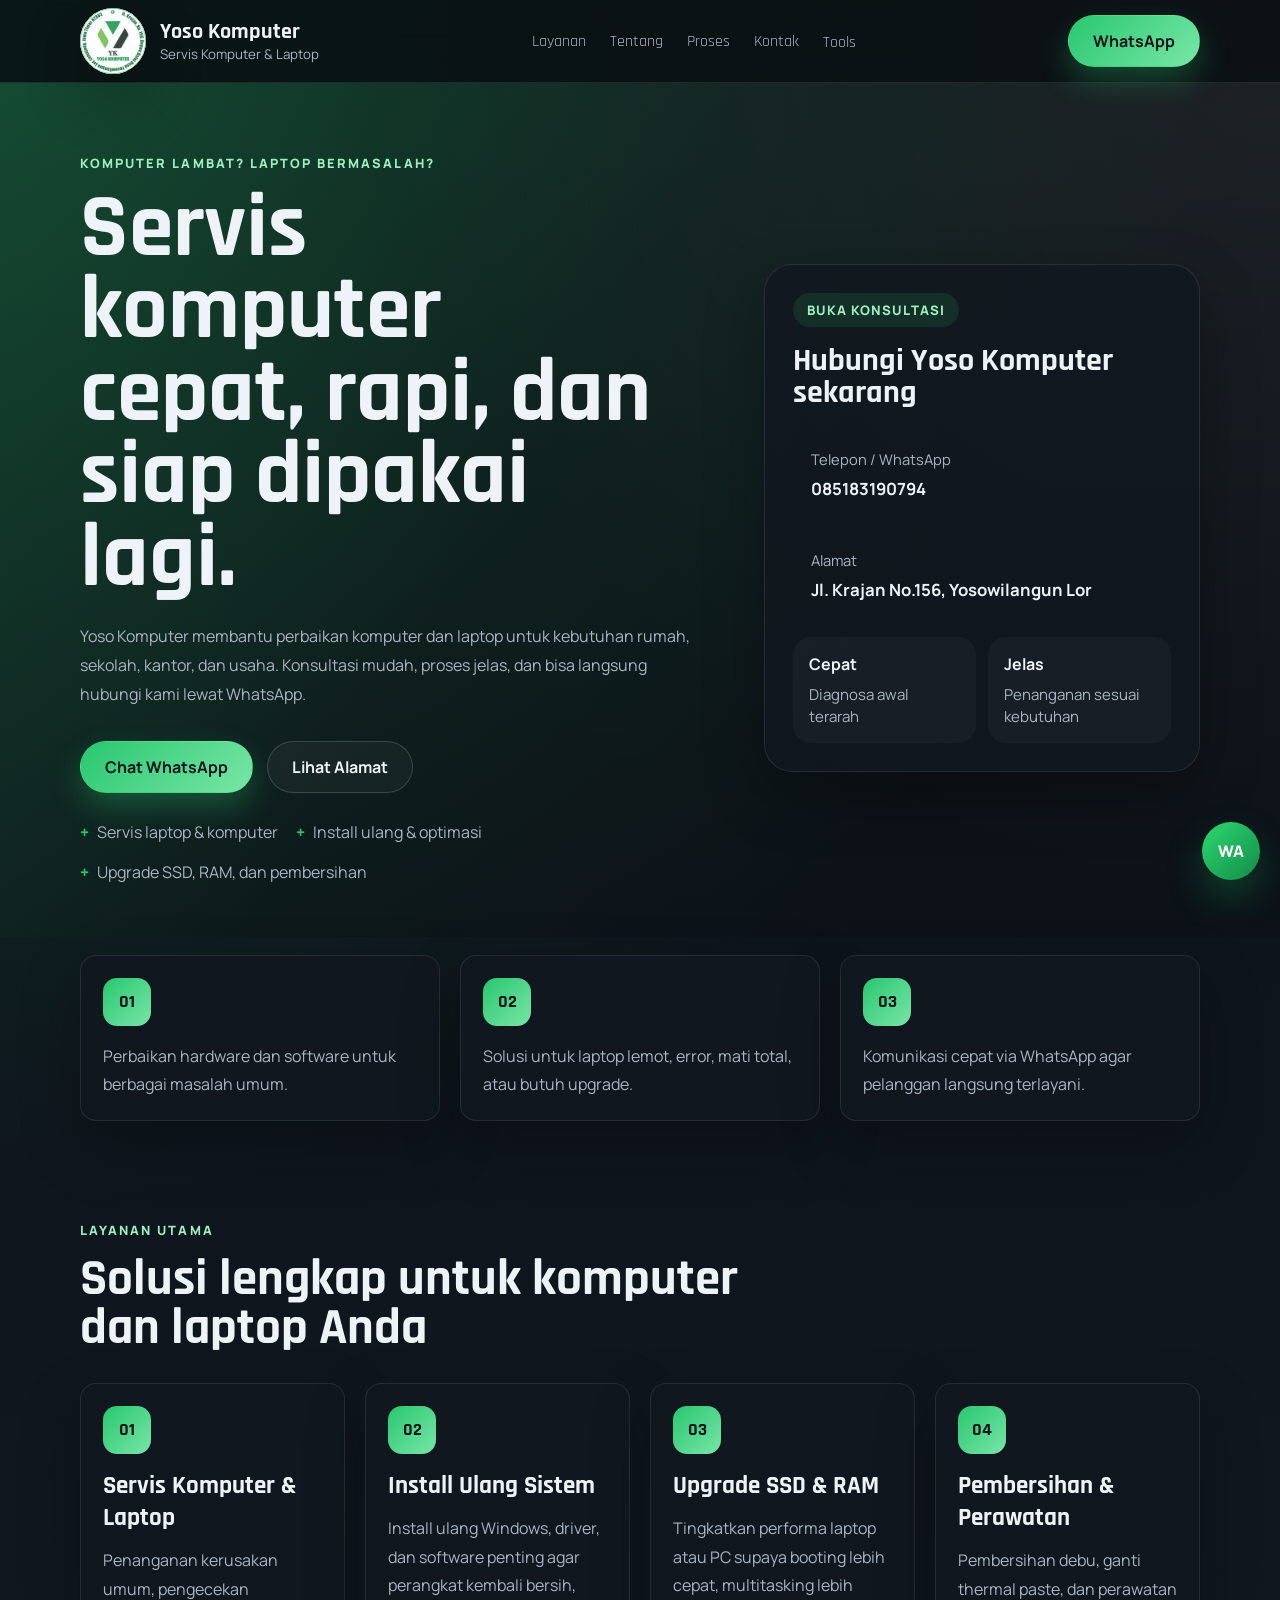
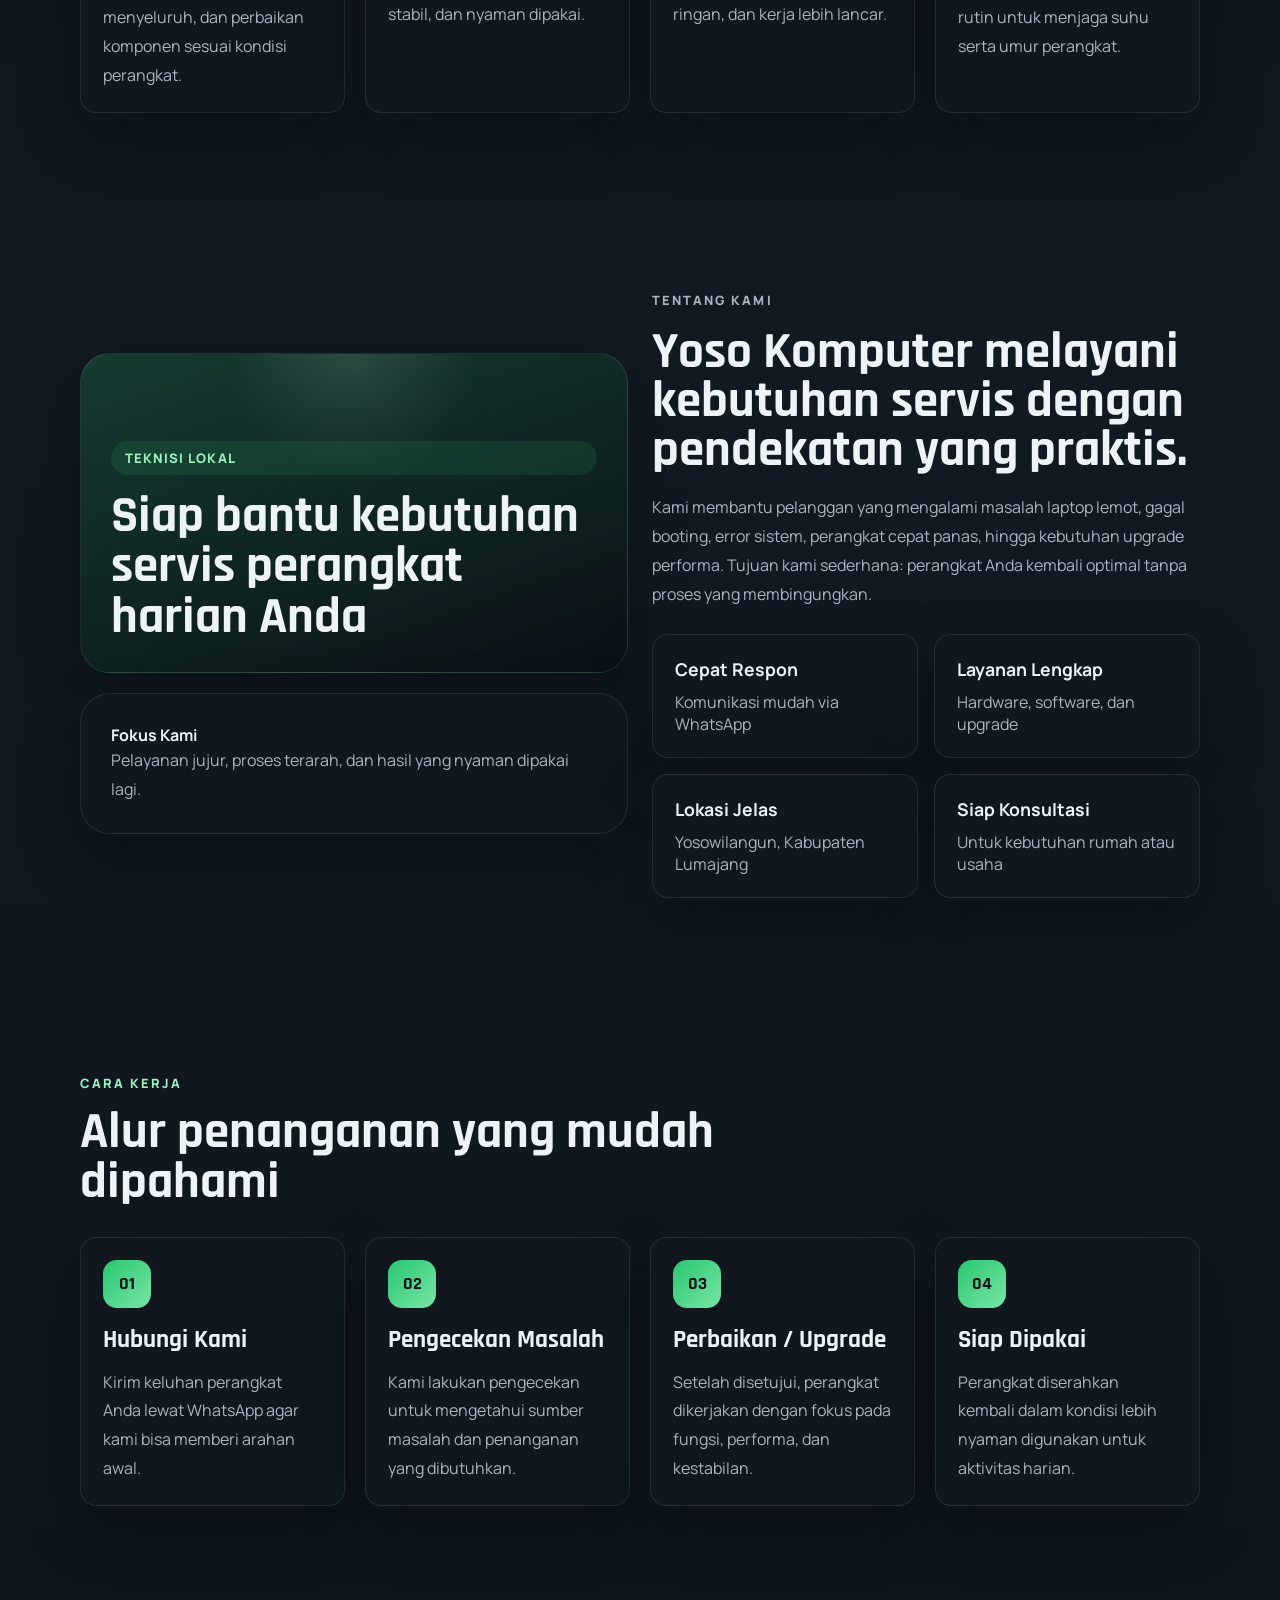
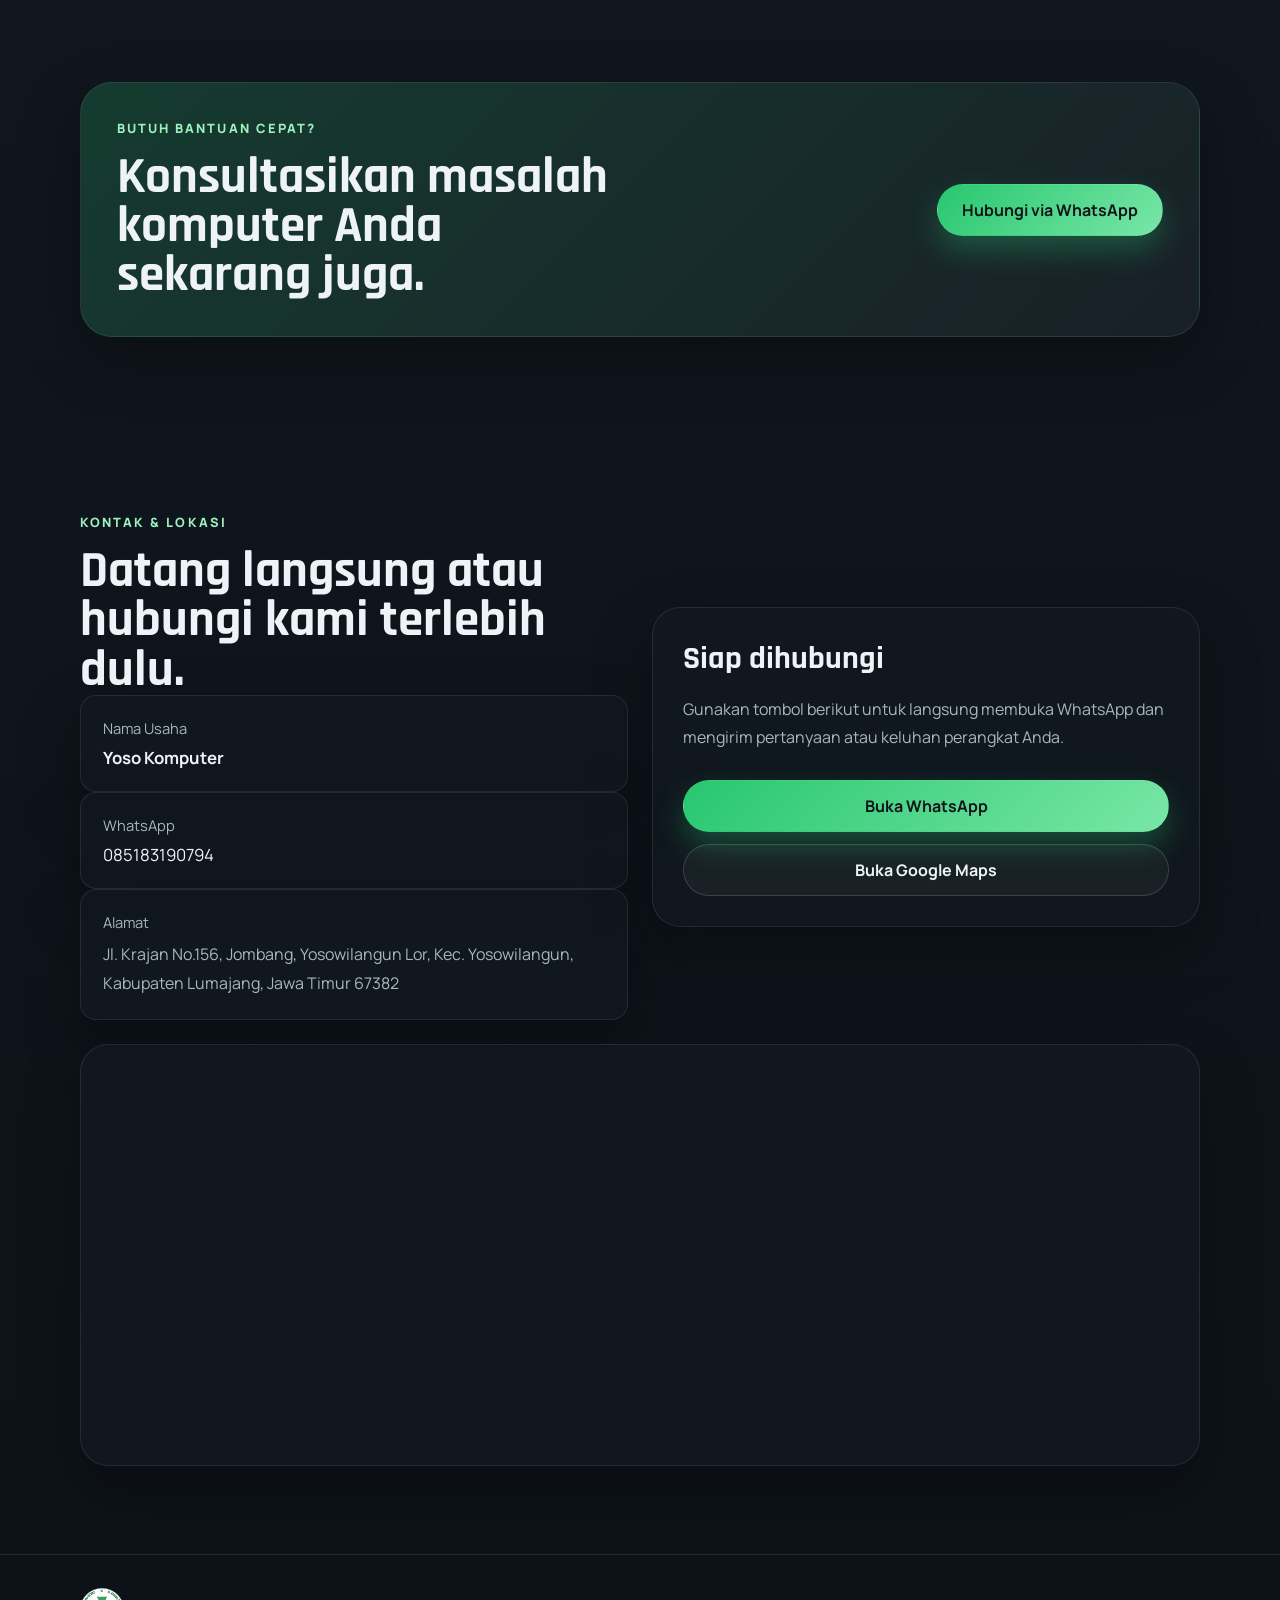
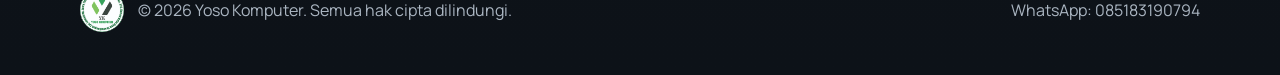
<file: index.html>
<!DOCTYPE html>
<html lang="id">
  <head>
    <meta charset="UTF-8" />
    <meta name="viewport" content="width=device-width, initial-scale=1.0" />
    <title>Yoso Komputer | Servis Komputer & Laptop Lumajang</title>
    <meta
      name="description"
      content="Yoso Komputer melayani servis komputer dan laptop, install ulang, upgrade, perawatan, dan konsultasi cepat via WhatsApp di Yosowilangun, Lumajang."
    />
    <meta name="google-site-verification" content="google04abb0d3e2193ea1" />
    <link rel="icon" type="image/jpeg" href="./file/logo.jpg" />
    <link rel="preconnect" href="https://fonts.googleapis.com" />
    <link rel="preconnect" href="https://fonts.gstatic.com" crossorigin />
    <link
      href="https://fonts.googleapis.com/css2?family=Manrope:wght@400;500;600;700;800&family=Rajdhani:wght@500;600;700&display=swap"
      rel="stylesheet"
    />
    <link rel="stylesheet" href="./styles.css" />
  </head>
  <body>
    <div class="site-shell">
      <div
        data-shared-header
        data-asset-path="."
        data-home-path="./index.html"
        data-test-keyboard-path="./test-keyboard/"
        data-test-camera-path="./test-camera/"
        data-test-audio-path="./test-audio/"
        data-test-mic-path="./test-mic/"
        data-active-nav="home"
      ></div>

      <main id="home">
        <section class="hero">
          <div class="hero-bg"></div>
          <div class="container hero-grid">
            <div class="hero-copy reveal">
              <p class="eyebrow">Komputer Lambat? Laptop Bermasalah?</p>
              <h1>Servis komputer cepat, rapi, dan siap dipakai lagi.</h1>
              <p class="hero-text">
                Yoso Komputer membantu perbaikan komputer dan laptop untuk kebutuhan rumah, sekolah, kantor, dan usaha. Konsultasi mudah, proses jelas, dan bisa langsung hubungi kami lewat WhatsApp.
              </p>
              <div class="hero-actions">
                <a class="button button-primary" href="https://wa.me/6285183190794" target="_blank" rel="noreferrer">
                  Chat WhatsApp
                </a>
                <a class="button button-secondary" href="#kontak">Lihat Alamat</a>
              </div>
              <ul class="hero-points">
                <li>Servis laptop & komputer</li>
                <li>Install ulang & optimasi</li>
                <li>Upgrade SSD, RAM, dan pembersihan</li>
              </ul>
            </div>

            <div class="hero-card reveal">
              <div class="panel">
                <div class="panel-badge">Buka Konsultasi</div>
                <h2>Hubungi Yoso Komputer sekarang</h2>
                <div class="contact-list">
                  <a href="tel:085183190794">
                    <span>Telepon / WhatsApp</span>
                    <strong>085183190794</strong>
                  </a>
                  <a
                    href="https://maps.google.com/?q=Jl.+Krajan+No.156,+Jombang,+Yosowilangun+Lor,+Kec.+Yosowilangun,+Kabupaten+Lumajang,+Jawa+Timur+67382"
                    target="_blank"
                    rel="noreferrer"
                  >
                    <span>Alamat</span>
                    <strong>Jl. Krajan No.156, Yosowilangun Lor</strong>
                  </a>
                </div>
                <div class="panel-strip">
                  <div>
                    <strong>Cepat</strong>
                    <span>Diagnosa awal terarah</span>
                  </div>
                  <div>
                    <strong>Jelas</strong>
                    <span>Penanganan sesuai kebutuhan</span>
                  </div>
                </div>
              </div>
            </div>
          </div>
        </section>

        <section class="trust">
          <div class="container trust-grid">
            <div class="trust-item reveal">
              <strong>01</strong>
              <span>Perbaikan hardware dan software untuk berbagai masalah umum.</span>
            </div>
            <div class="trust-item reveal">
              <strong>02</strong>
              <span>Solusi untuk laptop lemot, error, mati total, atau butuh upgrade.</span>
            </div>
            <div class="trust-item reveal">
              <strong>03</strong>
              <span>Komunikasi cepat via WhatsApp agar pelanggan langsung terlayani.</span>
            </div>
          </div>
        </section>

        <section class="services section" id="layanan">
          <div class="container">
            <div class="section-head reveal">
              <p class="eyebrow">Layanan Utama</p>
              <h2>Solusi lengkap untuk komputer dan laptop Anda</h2>
            </div>
            <div class="service-grid">
              <article class="service-card reveal">
                <span class="service-icon">01</span>
                <h3>Servis Komputer & Laptop</h3>
                <p>Penanganan kerusakan umum, pengecekan menyeluruh, dan perbaikan komponen sesuai kondisi perangkat.</p>
              </article>
              <article class="service-card reveal">
                <span class="service-icon">02</span>
                <h3>Install Ulang Sistem</h3>
                <p>Install ulang Windows, driver, dan software penting agar perangkat kembali bersih, stabil, dan nyaman dipakai.</p>
              </article>
              <article class="service-card reveal">
                <span class="service-icon">03</span>
                <h3>Upgrade SSD & RAM</h3>
                <p>Tingkatkan performa laptop atau PC supaya booting lebih cepat, multitasking lebih ringan, dan kerja lebih lancar.</p>
              </article>
              <article class="service-card reveal">
                <span class="service-icon">04</span>
                <h3>Pembersihan & Perawatan</h3>
                <p>Pembersihan debu, ganti thermal paste, dan perawatan rutin untuk menjaga suhu serta umur perangkat.</p>
              </article>
            </div>
          </div>
        </section>

        <section class="about section" id="tentang">
          <div class="container about-grid">
            <div class="about-visual reveal">
              <div class="visual-card primary">
                <span class="chip">Teknisi Lokal</span>
                <h3>Siap bantu kebutuhan servis perangkat harian Anda</h3>
              </div>
              <div class="visual-card secondary">
                <strong>Fokus Kami</strong>
                <p>Pelayanan jujur, proses terarah, dan hasil yang nyaman dipakai lagi.</p>
              </div>
            </div>
            <div class="about-copy reveal">
              <p class="eyebrow">Tentang Kami</p>
              <h2>Yoso Komputer melayani kebutuhan servis dengan pendekatan yang praktis.</h2>
              <p>
                Kami membantu pelanggan yang mengalami masalah laptop lemot, gagal booting, error sistem, perangkat cepat panas, hingga kebutuhan upgrade performa. Tujuan kami sederhana: perangkat Anda kembali optimal tanpa proses yang membingungkan.
              </p>
              <div class="stat-grid">
                <div class="stat-card">
                  <strong>Cepat Respon</strong>
                  <span>Komunikasi mudah via WhatsApp</span>
                </div>
                <div class="stat-card">
                  <strong>Layanan Lengkap</strong>
                  <span>Hardware, software, dan upgrade</span>
                </div>
                <div class="stat-card">
                  <strong>Lokasi Jelas</strong>
                  <span>Yosowilangun, Kabupaten Lumajang</span>
                </div>
                <div class="stat-card">
                  <strong>Siap Konsultasi</strong>
                  <span>Untuk kebutuhan rumah atau usaha</span>
                </div>
              </div>
            </div>
          </div>
        </section>

        <section class="process section" id="proses">
          <div class="container">
            <div class="section-head reveal">
              <p class="eyebrow">Cara Kerja</p>
              <h2>Alur penanganan yang mudah dipahami</h2>
            </div>
            <div class="process-grid">
              <article class="process-card reveal">
                <strong>01</strong>
                <h3>Hubungi Kami</h3>
                <p>Kirim keluhan perangkat Anda lewat WhatsApp agar kami bisa memberi arahan awal.</p>
              </article>
              <article class="process-card reveal">
                <strong>02</strong>
                <h3>Pengecekan Masalah</h3>
                <p>Kami lakukan pengecekan untuk mengetahui sumber masalah dan penanganan yang dibutuhkan.</p>
              </article>
              <article class="process-card reveal">
                <strong>03</strong>
                <h3>Perbaikan / Upgrade</h3>
                <p>Setelah disetujui, perangkat dikerjakan dengan fokus pada fungsi, performa, dan kestabilan.</p>
              </article>
              <article class="process-card reveal">
                <strong>04</strong>
                <h3>Siap Dipakai</h3>
                <p>Perangkat diserahkan kembali dalam kondisi lebih nyaman digunakan untuk aktivitas harian.</p>
              </article>
            </div>
          </div>
        </section>

        <section class="cta section">
          <div class="container cta-box reveal">
            <div>
              <p class="eyebrow">Butuh Bantuan Cepat?</p>
              <h2>Konsultasikan masalah komputer Anda sekarang juga.</h2>
            </div>
            <a class="button button-primary" href="https://wa.me/6285183190794" target="_blank" rel="noreferrer">
              Hubungi via WhatsApp
            </a>
          </div>
        </section>

        <section class="contact section" id="kontak">
          <div class="container contact-grid">
            <div class="contact-copy reveal">
              <p class="eyebrow">Kontak & Lokasi</p>
              <h2>Datang langsung atau hubungi kami terlebih dulu.</h2>
              <div class="contact-block">
                <span>Nama Usaha</span>
                <strong>Yoso Komputer</strong>
              </div>
              <div class="contact-block">
                <span>WhatsApp</span>
                <a href="https://wa.me/6285183190794" target="_blank" rel="noreferrer">085183190794</a>
              </div>
              <div class="contact-block">
                <span>Alamat</span>
                <p>Jl. Krajan No.156, Jombang, Yosowilangun Lor, Kec. Yosowilangun, Kabupaten Lumajang, Jawa Timur 67382</p>
              </div>
            </div>

            <div class="contact-panel reveal">
              <h3>Siap dihubungi</h3>
              <p>Gunakan tombol berikut untuk langsung membuka WhatsApp dan mengirim pertanyaan atau keluhan perangkat Anda.</p>
              <a class="button button-primary full" href="https://wa.me/6285183190794" target="_blank" rel="noreferrer">
                Buka WhatsApp
              </a>
              <a
                class="button button-secondary full"
                href="https://www.google.com/maps/place/Yoso+Komputer/@-8.2331256,113.3024509,17z"
                target="_blank"
                rel="noreferrer"
              >
                Buka Google Maps
              </a>
            </div>
          </div>
          <div class="container map-wrap reveal">
            <div class="map-card">
              <iframe
                title="Lokasi Yoso Komputer"
                src="https://www.google.com/maps?q=Yoso+Komputer+-8.2331256,113.3024509&z=17&output=embed"
                loading="lazy"
                referrerpolicy="no-referrer-when-downgrade"
              ></iframe>
            </div>
          </div>
        </section>
      </main>

      <div data-shared-footer data-asset-path="."></div>
    </div>

    <a class="floating-wa" href="https://wa.me/6285183190794" target="_blank" rel="noreferrer" aria-label="Hubungi WhatsApp">
      WA
    </a>

    <script src="./shared/header.js"></script>
    <script src="./shared/footer.js"></script>
    <script src="./script.js"></script>
  </body>
</html>
</file>
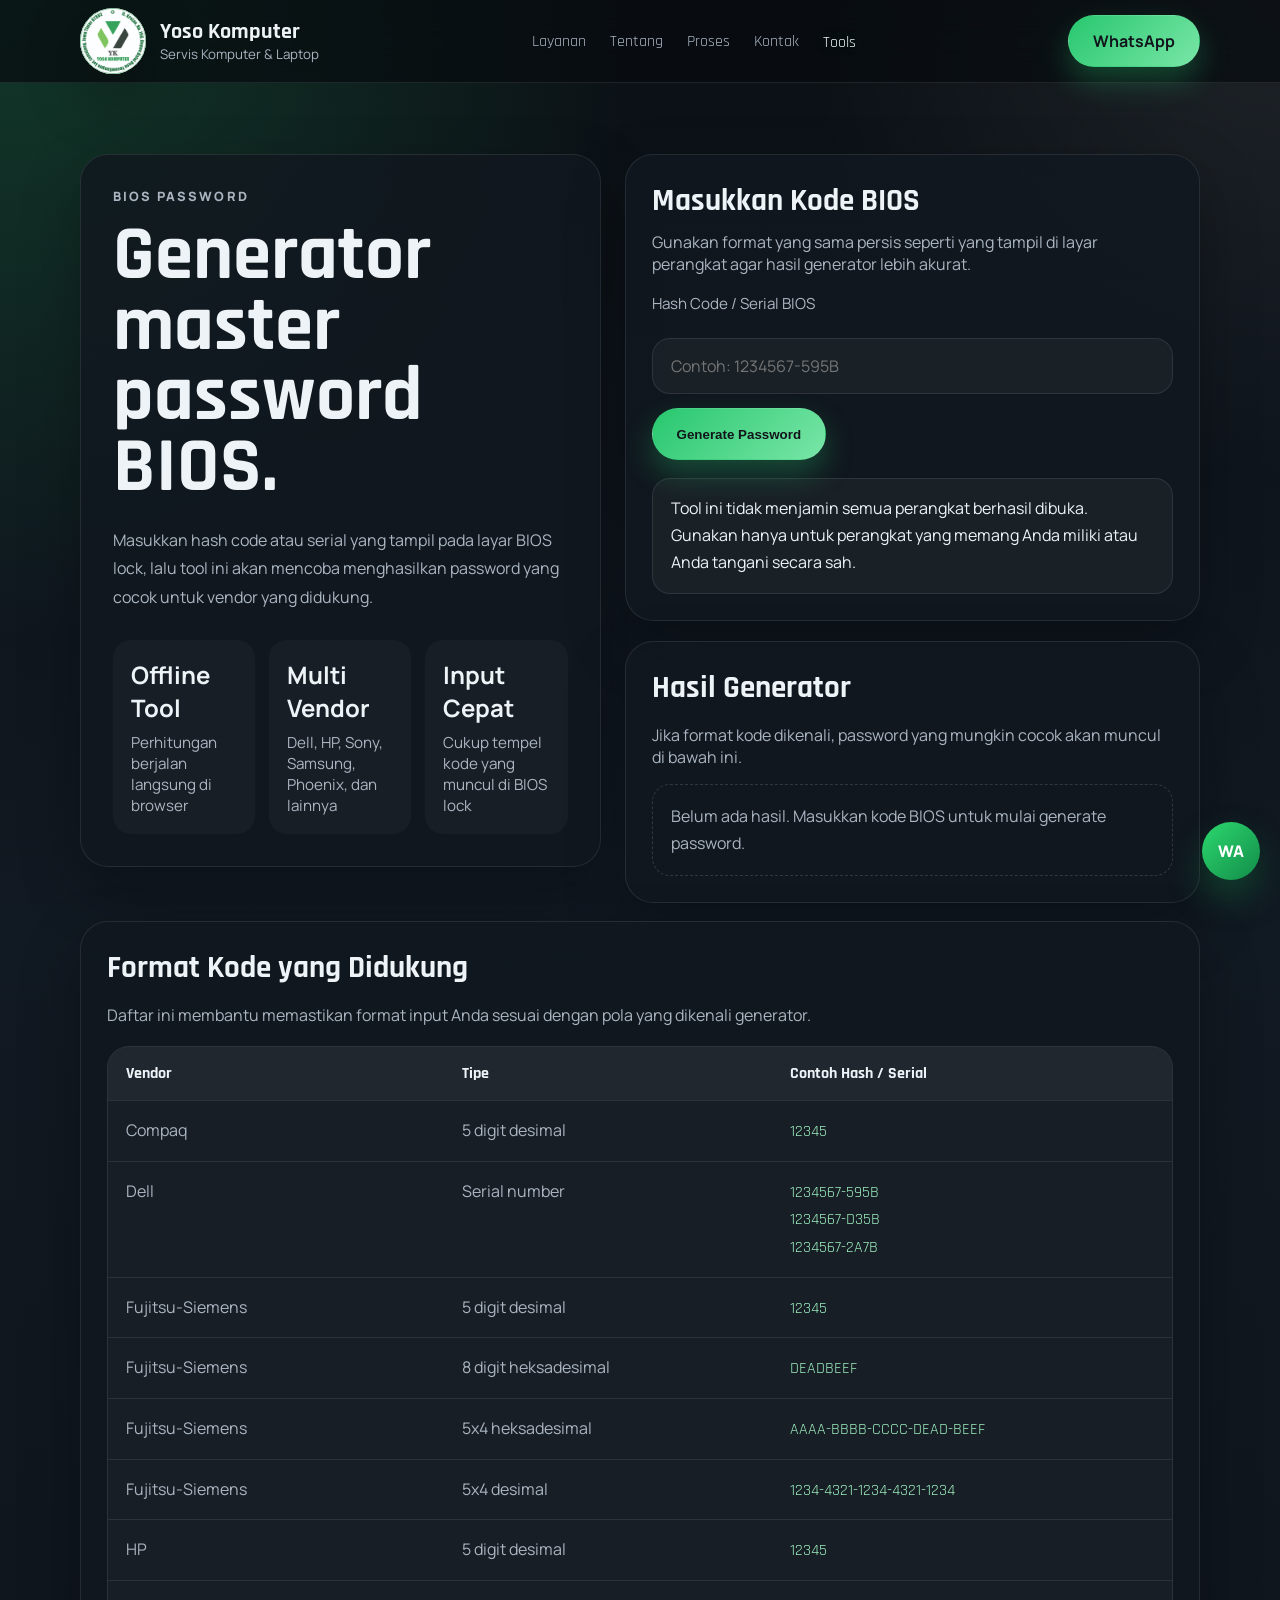
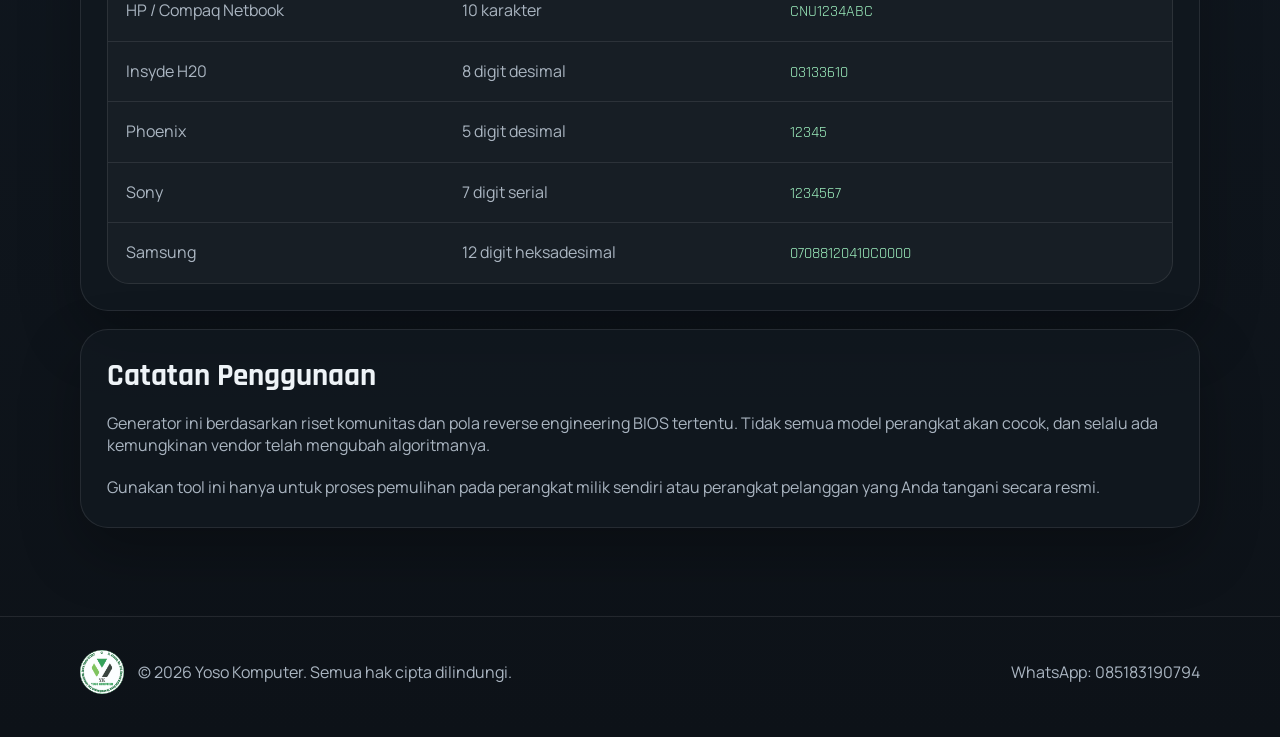
<file: bios-password/index.html>
<!DOCTYPE html>
<html lang="id">
  <head>
    <meta charset="UTF-8" />
    <meta name="viewport" content="width=device-width, initial-scale=1.0" />
    <title>Bios Password Generator | Yoso Komputer</title>
    <meta
      name="description"
      content="Tool BIOS password generator untuk membantu pemulihan kode master pada beberapa tipe BIOS laptop dan komputer langsung dari browser."
    />
    <link rel="icon" type="image/jpeg" href="../file/logo.jpg" />
    <link rel="preconnect" href="https://fonts.googleapis.com" />
    <link rel="preconnect" href="https://fonts.gstatic.com" crossorigin />
    <link
      href="https://fonts.googleapis.com/css2?family=Manrope:wght@400;500;600;700;800&family=Rajdhani:wght@500;600;700&display=swap"
      rel="stylesheet"
    />
    <link rel="stylesheet" href="../styles.css" />
    <script defer src="./assets/bundle.411627e7ae43a8745b35.js"></script>
  </head>
  <body>
    <div class="site-shell">
      <div
        data-shared-header
        data-asset-path=".."
        data-home-path="../index.html"
        data-bios-password-path="./"
        data-active-nav="bios-password"
      ></div>

      <main class="tester-shell bios-shell">
        <section class="container tester-hero">
          <div class="tester-panel reveal">
            <p class="eyebrow">Bios Password</p>
            <h1>Generator master password BIOS.</h1>
            <p class="hero-text">
              Masukkan hash code atau serial yang tampil pada layar BIOS lock, lalu tool ini akan mencoba menghasilkan password yang cocok untuk vendor yang didukung.
            </p>

            <div class="tester-summary">
              <div class="tester-stat">
                <strong>Offline Tool</strong>
                <span>Perhitungan berjalan langsung di browser</span>
              </div>
              <div class="tester-stat">
                <strong>Multi Vendor</strong>
                <span>Dell, HP, Sony, Samsung, Phoenix, dan lainnya</span>
              </div>
              <div class="tester-stat">
                <strong>Input Cepat</strong>
                <span>Cukup tempel kode yang muncul di BIOS lock</span>
              </div>
            </div>
          </div>

          <div class="tester-stack">
            <article class="tester-card reveal">
              <div class="tester-inline-actions">
                <div>
                  <h2>Masukkan Kode BIOS</h2>
                  <p>Gunakan format yang sama persis seperti yang tampil di layar perangkat agar hasil generator lebih akurat.</p>
                </div>
              </div>

              <form id="form_id" name="pwgen" class="bios-form">
                <label class="tester-range-label" for="serial_id">Hash Code / Serial BIOS</label>
                <input autocomplete="off" placeholder="Contoh: 1234567-595B" type="text" id="serial_id" class="bios-input" />
                <input type="submit" class="button button-primary bios-submit" name="serial" id="button_id" value="Generate Password" />
              </form>

              <div class="camera-status" data-state="idle">
                Tool ini tidak menjamin semua perangkat berhasil dibuka. Gunakan hanya untuk perangkat yang memang Anda miliki atau Anda tangani secara sah.
              </div>
            </article>

            <article class="tester-card reveal" id="result_id">
              <h2>Hasil Generator</h2>
              <p>Jika format kode dikenali, password yang mungkin cocok akan muncul di bawah ini.</p>
              <h3 id="try_this" class="bios-result-title" style="display: none;">Coba salah satu password berikut:</h3>
              <div id="answer" class="bios-answer"></div>
              <p id="dell_note" class="tester-hint bios-note" style="display: none;">
                Untuk beberapa kode Dell, gunakan <strong>Ctrl + Enter</strong> saat memasukkan password ke BIOS, bukan hanya <strong>Enter</strong>.
              </p>
            </article>
          </div>
        </section>

        <section class="container camera-privacy reveal">
          <div class="tester-card">
            <h2>Format Kode yang Didukung</h2>
            <p>Daftar ini membantu memastikan format input Anda sesuai dengan pola yang dikenali generator.</p>

            <div class="bios-table-wrap">
              <table class="bios-table">
                <thead>
                  <tr>
                    <th>Vendor</th>
                    <th>Tipe</th>
                    <th>Contoh Hash / Serial</th>
                  </tr>
                </thead>
                <tbody>
                  <tr>
                    <td>Compaq</td>
                    <td>5 digit desimal</td>
                    <td><code>12345</code></td>
                  </tr>
                  <tr>
                    <td>Dell</td>
                    <td>Serial number</td>
                    <td><code>1234567-595B</code><br /><code>1234567-D35B</code><br /><code>1234567-2A7B</code></td>
                  </tr>
                  <tr>
                    <td>Fujitsu-Siemens</td>
                    <td>5 digit desimal</td>
                    <td><code>12345</code></td>
                  </tr>
                  <tr>
                    <td>Fujitsu-Siemens</td>
                    <td>8 digit heksadesimal</td>
                    <td><code>DEADBEEF</code></td>
                  </tr>
                  <tr>
                    <td>Fujitsu-Siemens</td>
                    <td>5x4 heksadesimal</td>
                    <td><code>AAAA-BBBB-CCCC-DEAD-BEEF</code></td>
                  </tr>
                  <tr>
                    <td>Fujitsu-Siemens</td>
                    <td>5x4 desimal</td>
                    <td><code>1234-4321-1234-4321-1234</code></td>
                  </tr>
                  <tr>
                    <td>HP</td>
                    <td>5 digit desimal</td>
                    <td><code>12345</code></td>
                  </tr>
                  <tr>
                    <td>HP / Compaq Netbook</td>
                    <td>10 karakter</td>
                    <td><code>CNU1234ABC</code></td>
                  </tr>
                  <tr>
                    <td>Insyde H20</td>
                    <td>8 digit desimal</td>
                    <td><code>03133610</code></td>
                  </tr>
                  <tr>
                    <td>Phoenix</td>
                    <td>5 digit desimal</td>
                    <td><code>12345</code></td>
                  </tr>
                  <tr>
                    <td>Sony</td>
                    <td>7 digit serial</td>
                    <td><code>1234567</code></td>
                  </tr>
                  <tr>
                    <td>Samsung</td>
                    <td>12 digit heksadesimal</td>
                    <td><code>07088120410C0000</code></td>
                  </tr>
                </tbody>
              </table>
            </div>
          </div>
        </section>

        <section class="container camera-privacy reveal">
          <div class="tester-card">
            <h2>Catatan Penggunaan</h2>
            <p>
              Generator ini berdasarkan riset komunitas dan pola reverse engineering BIOS tertentu. Tidak semua model perangkat akan cocok, dan selalu ada kemungkinan vendor telah mengubah algoritmanya.
            </p>
            <p class="tester-hint">
              Gunakan tool ini hanya untuk proses pemulihan pada perangkat milik sendiri atau perangkat pelanggan yang Anda tangani secara resmi.
            </p>
          </div>
        </section>
      </main>

      <div data-shared-footer data-asset-path=".."></div>
    </div>

    <a class="floating-wa" href="https://wa.me/6285183190794" target="_blank" rel="noreferrer" aria-label="Hubungi WhatsApp">
      WA
    </a>

    <script src="../shared/header.js"></script>
    <script src="../shared/footer.js"></script>
    <script src="../script.js"></script>
  </body>
</html>
</file>
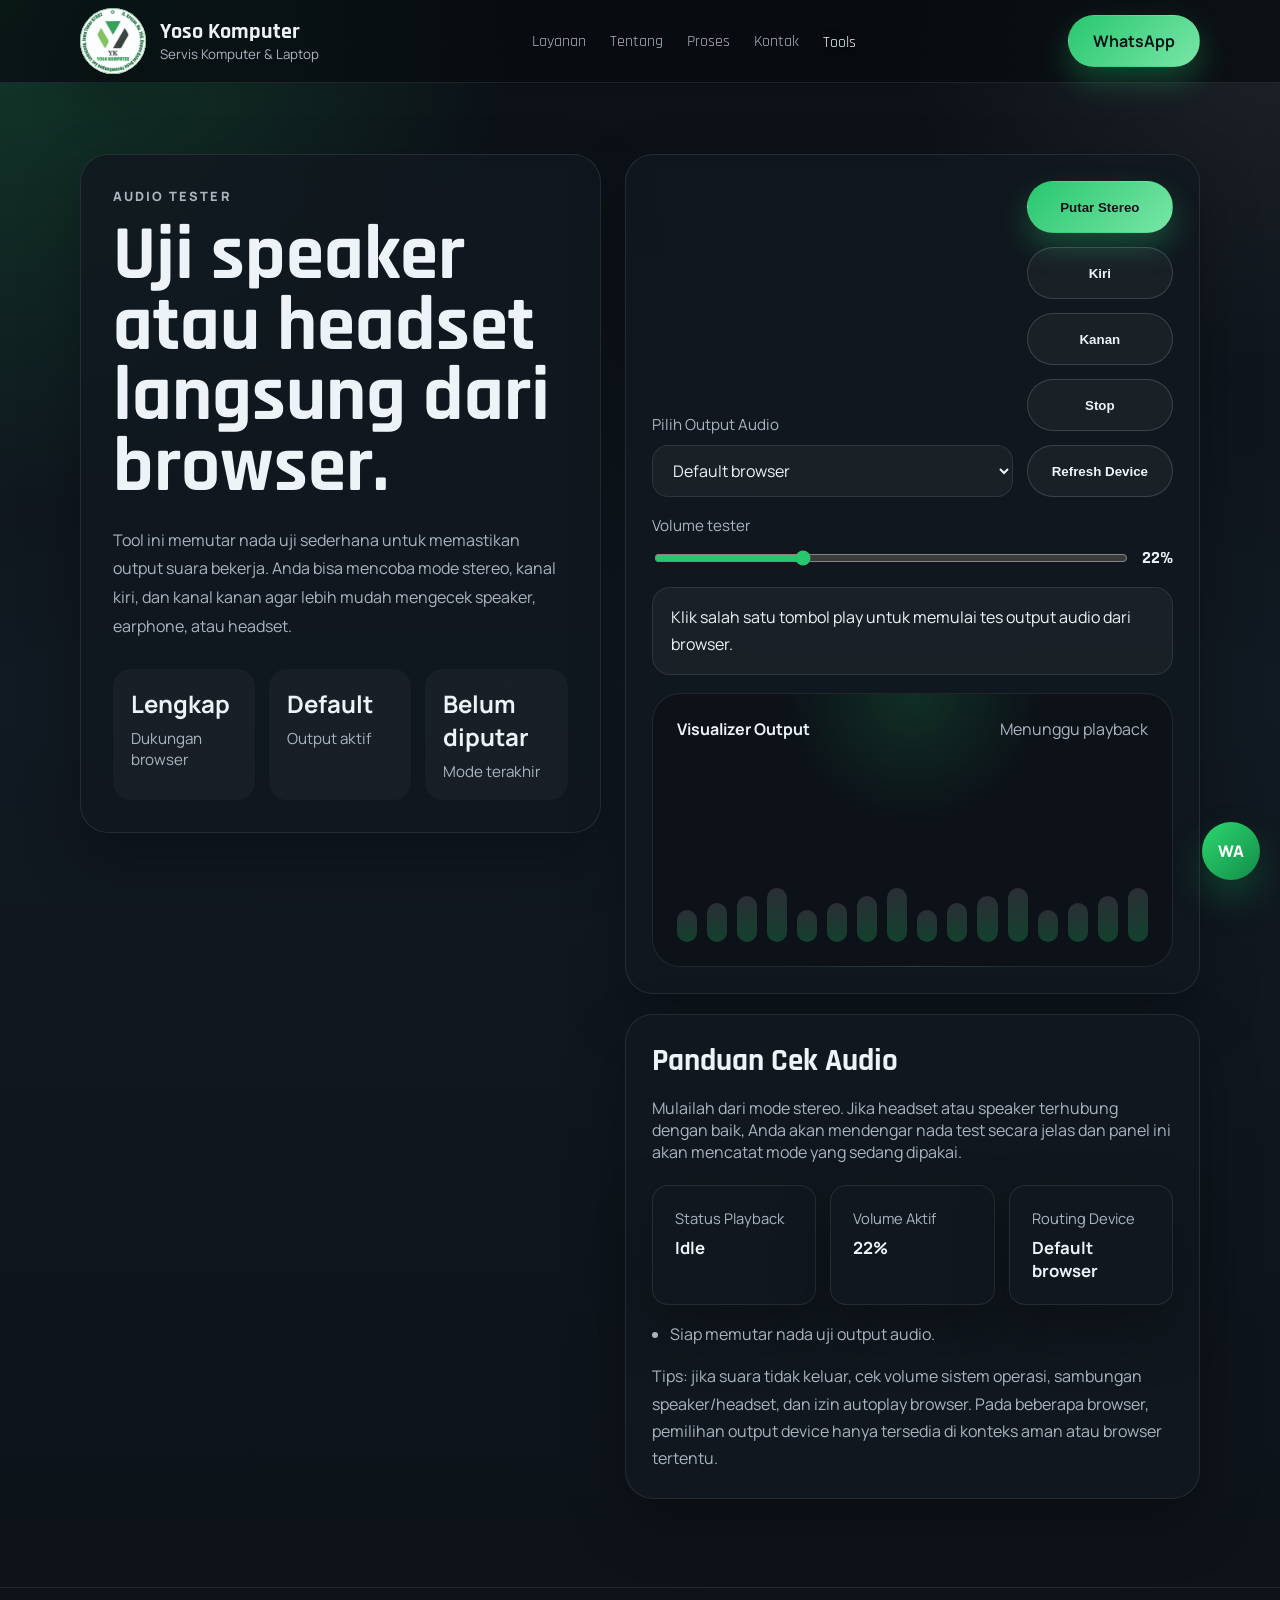
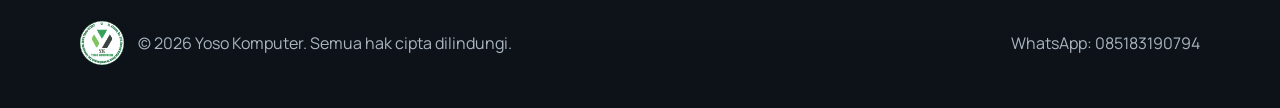
<file: test-audio/index.html>
<!DOCTYPE html>
<html lang="id">
  <head>
    <meta charset="UTF-8" />
    <meta name="viewport" content="width=device-width, initial-scale=1.0" />
    <title>Test Audio Online | Yoso Komputer</title>
    <meta
      name="description"
      content="Halaman test audio online tanpa iklan untuk mengecek speaker, headset, atau output suara langsung dari browser."
    />
    <link rel="icon" type="image/jpeg" href="../file/logo.jpg" />
    <link rel="preconnect" href="https://fonts.googleapis.com" />
    <link rel="preconnect" href="https://fonts.gstatic.com" crossorigin />
    <link
      href="https://fonts.googleapis.com/css2?family=Manrope:wght@400;500;600;700;800&family=Rajdhani:wght@500;600;700&display=swap"
      rel="stylesheet"
    />
    <link rel="stylesheet" href="../styles.css" />
  </head>
  <body>
    <div class="site-shell">
      <div
        data-shared-header
        data-asset-path=".."
        data-home-path="../index.html"
        data-test-keyboard-path="../test-keyboard/"
        data-test-camera-path="../test-camera/"
        data-test-audio-path="./"
        data-test-mic-path="../test-mic/"
        data-active-nav="test-audio"
      ></div>

      <main class="tester-shell">
        <section class="container tester-hero">
          <div class="tester-panel reveal">
            <p class="eyebrow">Audio Tester</p>
            <h1>Uji speaker atau headset langsung dari browser.</h1>
            <p class="hero-text">
              Tool ini memutar nada uji sederhana untuk memastikan output suara bekerja. Anda bisa mencoba mode stereo, kanal kiri, dan kanal kanan agar lebih mudah mengecek speaker, earphone, atau headset.
            </p>

            <div class="tester-summary">
              <div class="tester-stat">
                <strong id="audio-support">Mengecek...</strong>
                <span>Dukungan browser</span>
              </div>
              <div class="tester-stat">
                <strong id="audio-device">Default</strong>
                <span>Output aktif</span>
              </div>
              <div class="tester-stat">
                <strong id="audio-mode">Belum diputar</strong>
                <span>Mode terakhir</span>
              </div>
            </div>
          </div>

          <div class="tester-stack">
            <article class="tester-card reveal">
              <div class="camera-toolbar">
                <div class="camera-select-wrap">
                  <label for="audio-output-select">Pilih Output Audio</label>
                  <select id="audio-output-select" class="camera-select">
                    <option value="default">Default browser</option>
                  </select>
                </div>
                <div class="camera-actions">
                  <button class="button button-primary" type="button" id="audio-play-stereo">Putar Stereo</button>
                  <button class="button button-secondary" type="button" id="audio-play-left">Kiri</button>
                  <button class="button button-secondary" type="button" id="audio-play-right">Kanan</button>
                  <button class="button button-secondary" type="button" id="audio-stop">Stop</button>
                  <button class="button button-secondary" type="button" id="audio-refresh">Refresh Device</button>
                </div>
              </div>

              <div class="tester-range-group">
                <label class="tester-range-label" for="audio-volume">Volume tester</label>
                <div class="tester-range-wrap">
                  <input id="audio-volume" type="range" min="0.05" max="0.6" step="0.01" value="0.22" />
                  <strong id="audio-volume-value">22%</strong>
                </div>
              </div>

              <div class="camera-status" id="audio-status" data-state="idle">
                Klik salah satu tombol play untuk memulai tes output audio dari browser.
              </div>

              <div class="audio-stage">
                <div class="audio-stage-head">
                  <strong>Visualizer Output</strong>
                  <span id="audio-stage-label">Menunggu playback</span>
                </div>
                <div class="audio-bars" id="audio-bars" aria-hidden="true">
                  <span class="audio-bar"></span>
                  <span class="audio-bar"></span>
                  <span class="audio-bar"></span>
                  <span class="audio-bar"></span>
                  <span class="audio-bar"></span>
                  <span class="audio-bar"></span>
                  <span class="audio-bar"></span>
                  <span class="audio-bar"></span>
                  <span class="audio-bar"></span>
                  <span class="audio-bar"></span>
                  <span class="audio-bar"></span>
                  <span class="audio-bar"></span>
                  <span class="audio-bar"></span>
                  <span class="audio-bar"></span>
                  <span class="audio-bar"></span>
                  <span class="audio-bar"></span>
                </div>
              </div>
            </article>

            <article class="tester-card reveal">
              <h2>Panduan Cek Audio</h2>
              <p>Mulailah dari mode stereo. Jika headset atau speaker terhubung dengan baik, Anda akan mendengar nada test secara jelas dan panel ini akan mencatat mode yang sedang dipakai.</p>
              <div class="camera-info-grid">
                <div class="contact-block">
                  <span>Status Playback</span>
                  <strong id="audio-playback-state">Idle</strong>
                </div>
                <div class="contact-block">
                  <span>Volume Aktif</span>
                  <strong id="audio-volume-state">22%</strong>
                </div>
                <div class="contact-block">
                  <span>Routing Device</span>
                  <strong id="audio-routing-state">Default browser</strong>
                </div>
              </div>
              <ul class="tester-log" id="audio-log">
                <li>Siap memutar nada uji output audio.</li>
              </ul>
              <p class="tester-hint">
                Tips: jika suara tidak keluar, cek volume sistem operasi, sambungan speaker/headset, dan izin autoplay browser. Pada beberapa browser, pemilihan output device hanya tersedia di konteks aman atau browser tertentu.
              </p>
            </article>
          </div>
        </section>
      </main>

      <div data-shared-footer data-asset-path=".."></div>
    </div>

    <a class="floating-wa" href="https://wa.me/6285183190794" target="_blank" rel="noreferrer" aria-label="Hubungi WhatsApp">
      WA
    </a>

    <script src="../shared/header.js"></script>
    <script src="../shared/footer.js"></script>
    <script src="../script.js"></script>
    <script src="./script.js"></script>
  </body>
</html>
</file>
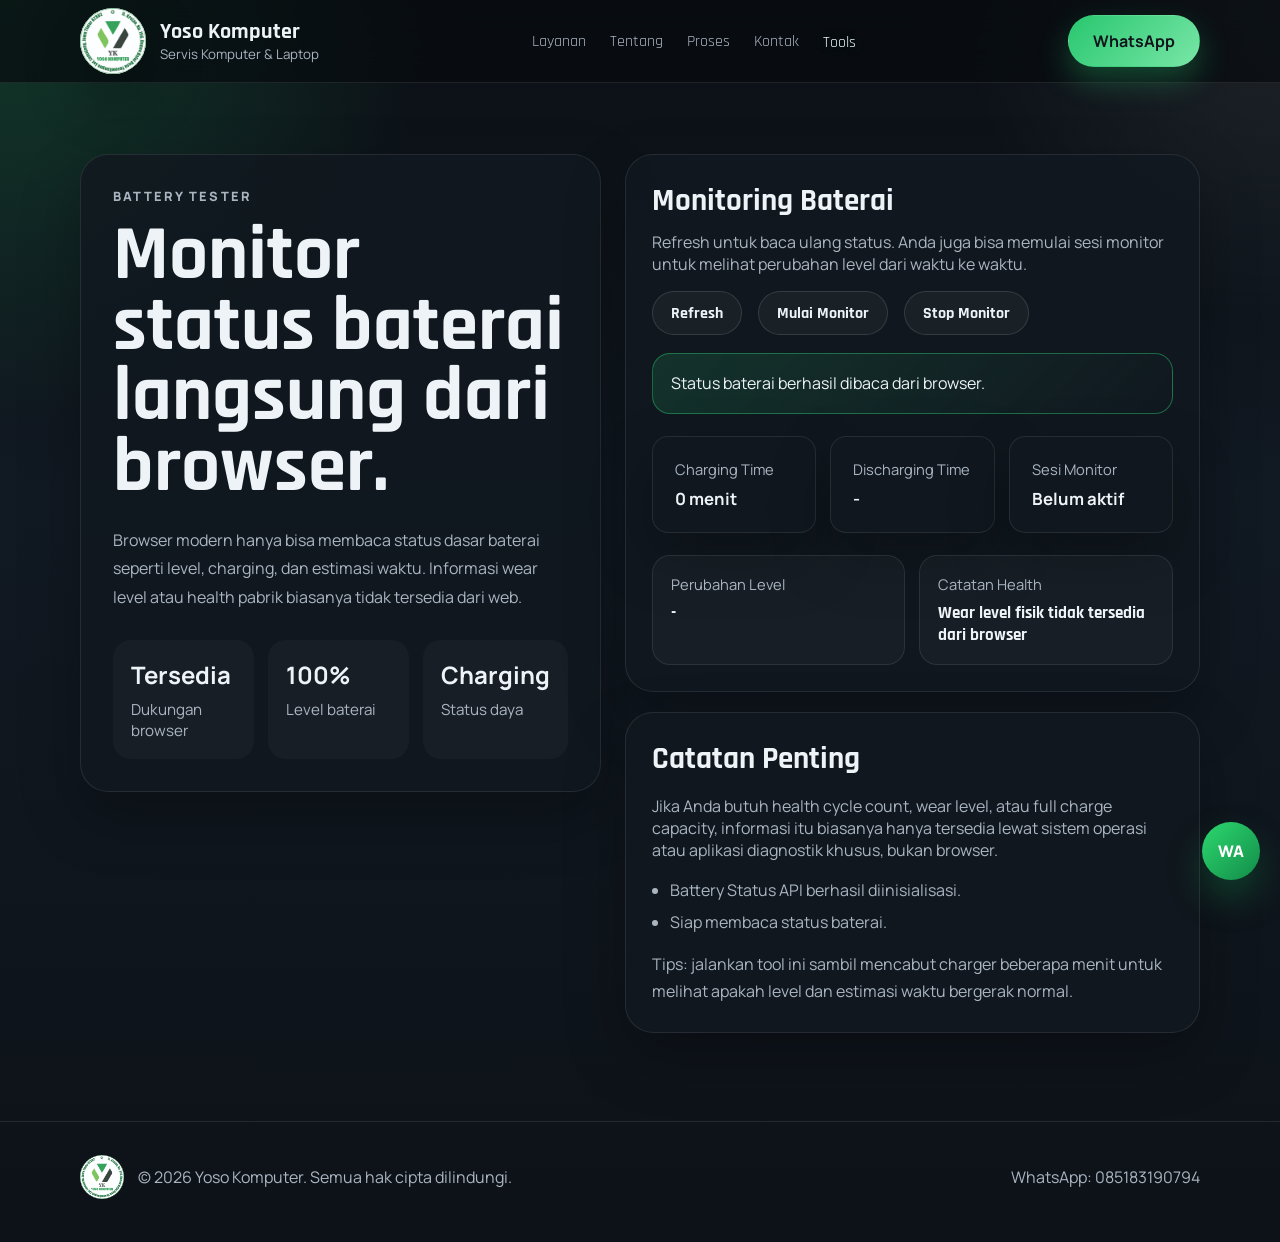
<file: test-battery/index.html>
<!DOCTYPE html>
<html lang="id">
  <head>
    <meta charset="UTF-8" />
    <meta name="viewport" content="width=device-width, initial-scale=1.0" />
    <title>Tes Baterai | Yoso Komputer</title>
    <meta
      name="description"
      content="Tes baterai browser untuk melihat level, charging state, waktu isi, waktu pakai, dan monitoring dasar baterai perangkat."
    />
    <link rel="icon" type="image/jpeg" href="../file/logo.jpg" />
    <link rel="preconnect" href="https://fonts.googleapis.com" />
    <link rel="preconnect" href="https://fonts.gstatic.com" crossorigin />
    <link
      href="https://fonts.googleapis.com/css2?family=Manrope:wght@400;500;600;700;800&family=Rajdhani:wght@500;600;700&display=swap"
      rel="stylesheet"
    />
    <link rel="stylesheet" href="../styles.css" />
  </head>
  <body>
    <div class="site-shell">
      <div data-shared-header data-asset-path=".." data-home-path="../index.html" data-active-nav="test-battery"></div>

      <main class="tester-shell">
        <section class="container tester-hero">
          <div class="tester-panel reveal">
            <p class="eyebrow">Battery Tester</p>
            <h1>Monitor status baterai langsung dari browser.</h1>
            <p class="hero-text">
              Browser modern hanya bisa membaca status dasar baterai seperti level, charging, dan estimasi waktu. Informasi wear level atau health pabrik biasanya tidak tersedia dari web.
            </p>

            <div class="tester-summary">
              <div class="tester-stat">
                <strong id="battery-support">Mengecek...</strong>
                <span>Dukungan browser</span>
              </div>
              <div class="tester-stat">
                <strong id="battery-level">-</strong>
                <span>Level baterai</span>
              </div>
              <div class="tester-stat">
                <strong id="battery-state">-</strong>
                <span>Status daya</span>
              </div>
            </div>
          </div>

          <div class="tester-stack">
            <article class="tester-card reveal">
              <div class="tester-inline-actions">
                <div>
                  <h2>Monitoring Baterai</h2>
                  <p>Refresh untuk baca ulang status. Anda juga bisa memulai sesi monitor untuk melihat perubahan level dari waktu ke waktu.</p>
                </div>
                <div class="tester-compact-actions">
                  <button class="tester-reset" type="button" id="battery-refresh">Refresh</button>
                  <button class="tester-reset" type="button" id="battery-monitor">Mulai Monitor</button>
                  <button class="tester-reset" type="button" id="battery-stop">Stop Monitor</button>
                </div>
              </div>

              <div class="camera-status" id="battery-status" data-state="idle">
                Menunggu pembacaan status baterai dari browser.
              </div>

              <div class="camera-info-grid">
                <div class="contact-block">
                  <span>Charging Time</span>
                  <strong id="battery-charge-time">-</strong>
                </div>
                <div class="contact-block">
                  <span>Discharging Time</span>
                  <strong id="battery-discharge-time">-</strong>
                </div>
                <div class="contact-block">
                  <span>Sesi Monitor</span>
                  <strong id="battery-session-time">Belum aktif</strong>
                </div>
              </div>

              <div class="battery-badge-list">
                <div class="battery-badge">
                  <span>Perubahan Level</span>
                  <strong id="battery-delta">-</strong>
                </div>
                <div class="battery-badge">
                  <span>Catatan Health</span>
                  <strong id="battery-health-note">Browser terbatas</strong>
                </div>
              </div>
            </article>

            <article class="tester-card reveal">
              <h2>Catatan Penting</h2>
              <p>Jika Anda butuh health cycle count, wear level, atau full charge capacity, informasi itu biasanya hanya tersedia lewat sistem operasi atau aplikasi diagnostik khusus, bukan browser.</p>
              <ul class="tester-log" id="battery-log">
                <li>Siap membaca status baterai.</li>
              </ul>
              <p class="tester-hint">
                Tips: jalankan tool ini sambil mencabut charger beberapa menit untuk melihat apakah level dan estimasi waktu bergerak normal.
              </p>
            </article>
          </div>
        </section>
      </main>

      <div data-shared-footer data-asset-path=".."></div>
    </div>

    <a class="floating-wa" href="https://wa.me/6285183190794" target="_blank" rel="noreferrer" aria-label="Hubungi WhatsApp">
      WA
    </a>

    <script src="../shared/header.js"></script>
    <script src="../shared/footer.js"></script>
    <script src="../script.js"></script>
    <script src="./script.js"></script>
  </body>
</html>
</file>
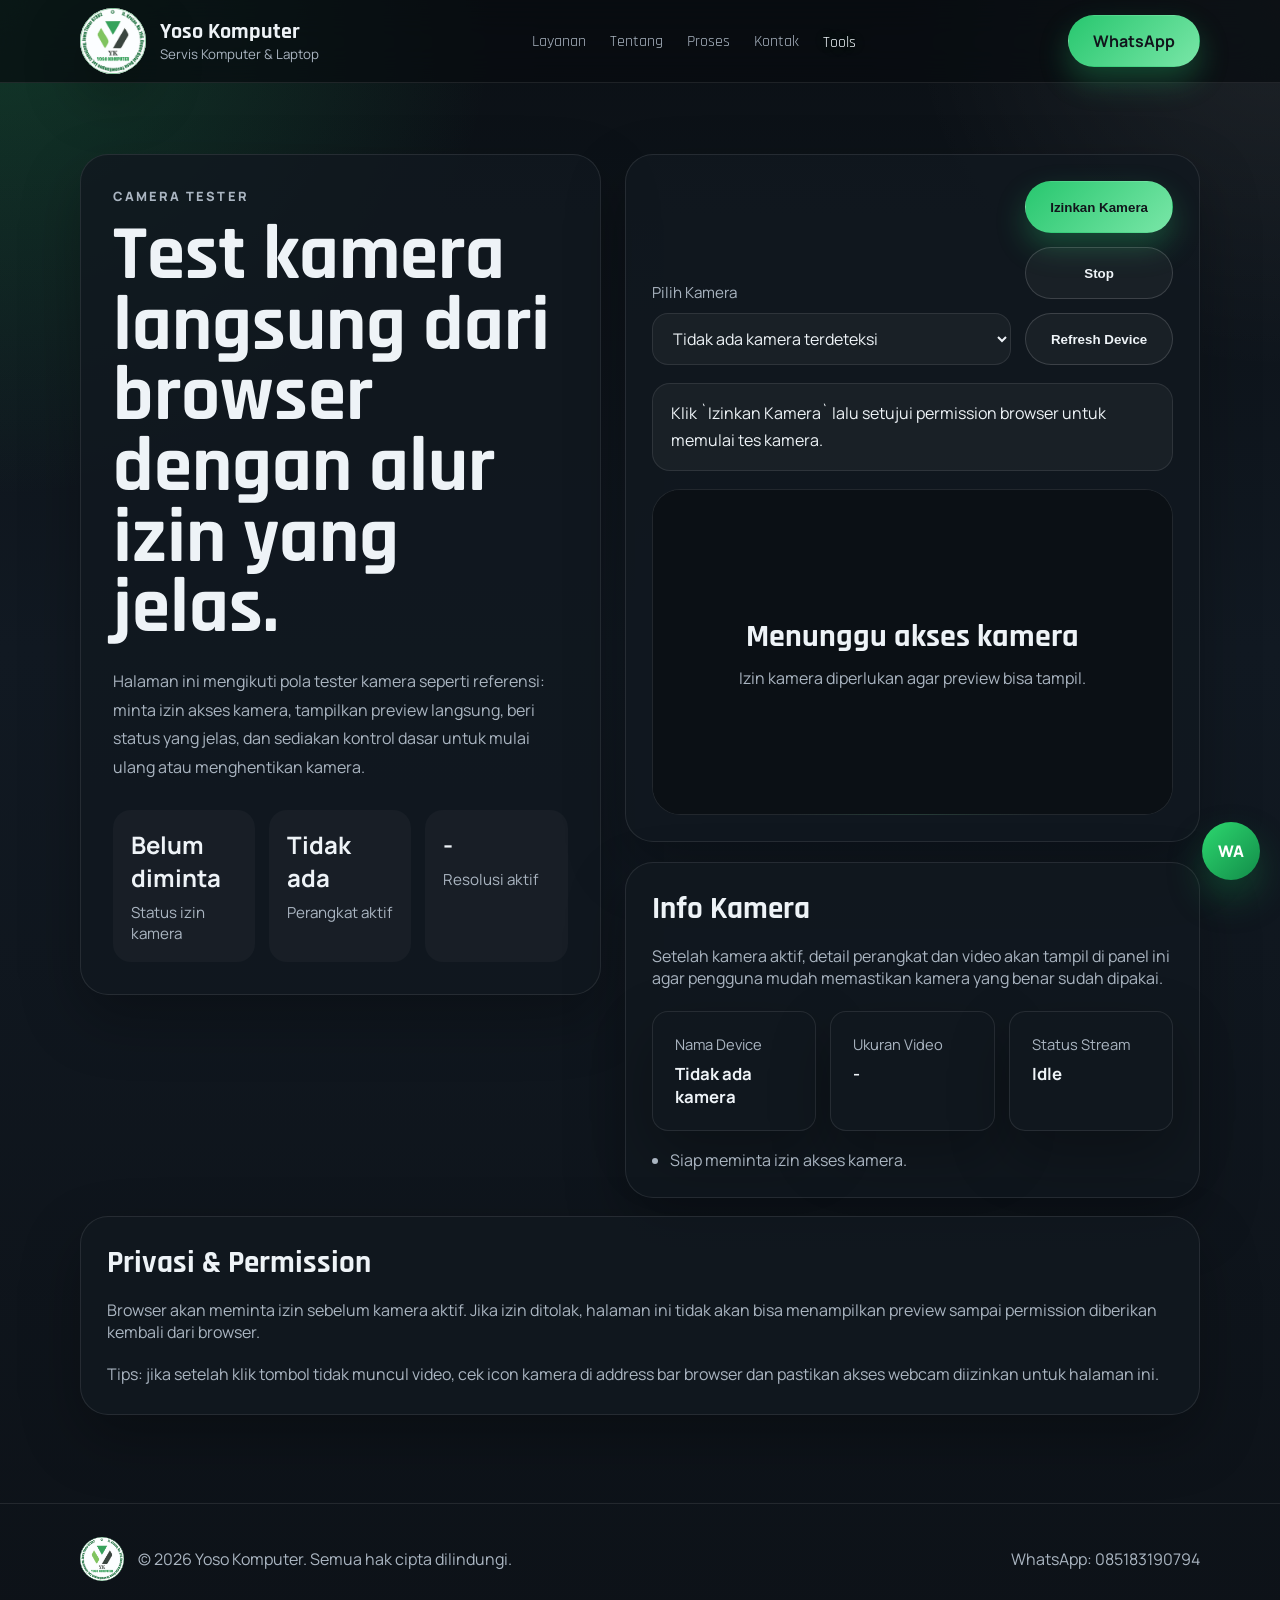
<file: test-camera/index.html>
<!DOCTYPE html>
<html lang="id">
  <head>
    <meta charset="UTF-8" />
    <meta name="viewport" content="width=device-width, initial-scale=1.0" />
    <title>Test Kamera Online | Yoso Komputer</title>
    <meta
      name="description"
      content="Halaman test kamera online tanpa IKLAN. untuk mengecek apakah webcam atau kamera perangkat Anda dapat terdeteksi dengan baik langsung dari browser."
    />
    <link rel="icon" type="image/jpeg" href="../file/logo.jpg" />
    <link rel="preconnect" href="https://fonts.googleapis.com" />
    <link rel="preconnect" href="https://fonts.gstatic.com" crossorigin />
    <link
      href="https://fonts.googleapis.com/css2?family=Manrope:wght@400;500;600;700;800&family=Rajdhani:wght@500;600;700&display=swap"
      rel="stylesheet"
    />
    <link rel="stylesheet" href="../styles.css" />
  </head>
  <body>
    <div class="site-shell">
      <div
        data-shared-header
        data-asset-path=".."
        data-home-path="../index.html"
        data-test-keyboard-path="../test-keyboard/"
        data-test-camera-path="./"
        data-test-audio-path="../test-audio/"
        data-test-mic-path="../test-mic/"
        data-active-nav="test-camera"
      ></div>

      <main class="tester-shell">
        <section class="container tester-hero">
          <div class="tester-panel reveal">
            <p class="eyebrow">Camera Tester</p>
            <h1>Test kamera langsung dari browser dengan alur izin yang jelas.</h1>
            <p class="hero-text">
              Halaman ini mengikuti pola tester kamera seperti referensi: minta izin akses kamera, tampilkan preview langsung, beri status yang jelas, dan sediakan kontrol dasar untuk mulai ulang atau menghentikan kamera.
            </p>

            <div class="tester-summary">
              <div class="tester-stat">
                <strong id="camera-permission">Belum diminta</strong>
                <span>Status izin kamera</span>
              </div>
              <div class="tester-stat">
                <strong id="camera-device">Belum ada</strong>
                <span>Perangkat aktif</span>
              </div>
              <div class="tester-stat">
                <strong id="camera-resolution">-</strong>
                <span>Resolusi aktif</span>
              </div>
            </div>
          </div>

          <div class="tester-stack">
            <article class="tester-card reveal">
              <div class="camera-toolbar">
                <div class="camera-select-wrap">
                  <label for="camera-select">Pilih Kamera</label>
                  <select id="camera-select" class="camera-select">
                    <option value="">Mendeteksi kamera...</option>
                  </select>
                </div>
                <div class="camera-actions">
                  <button class="button button-primary" type="button" id="camera-start">Izinkan Kamera</button>
                  <button class="button button-secondary" type="button" id="camera-stop">Stop</button>
                  <button class="button button-secondary" type="button" id="camera-refresh">Refresh Device</button>
                </div>
              </div>

              <div class="camera-status" id="camera-status" data-state="idle">
                Klik `Izinkan Kamera` lalu setujui permission browser untuk memulai tes kamera.
              </div>

              <div class="camera-stage">
                <video id="camera-video" autoplay playsinline muted></video>
                <div class="camera-overlay" id="camera-overlay">
                  <strong>Menunggu akses kamera</strong>
                  <span>Izin kamera diperlukan agar preview bisa tampil.</span>
                </div>
              </div>
            </article>

            <article class="tester-card reveal">
              <h2>Info Kamera</h2>
              <p>Setelah kamera aktif, detail perangkat dan video akan tampil di panel ini agar pengguna mudah memastikan kamera yang benar sudah dipakai.</p>
              <div class="camera-info-grid">
                <div class="contact-block">
                  <span>Nama Device</span>
                  <strong id="camera-label">Belum aktif</strong>
                </div>
                <div class="contact-block">
                  <span>Ukuran Video</span>
                  <strong id="camera-size">-</strong>
                </div>
                <div class="contact-block">
                  <span>Status Stream</span>
                  <strong id="camera-stream-state">Idle</strong>
                </div>
              </div>
              <ul class="tester-log" id="camera-log">
                <li>Siap meminta izin akses kamera.</li>
              </ul>
            </article>
          </div>
        </section>

        <section class="container camera-privacy reveal">
          <div class="tester-card">
            <h2>Privasi & Permission</h2>
            <p>
              Browser akan meminta izin sebelum kamera aktif. Jika izin ditolak, halaman ini tidak akan bisa menampilkan preview sampai permission diberikan kembali dari browser.
            </p>
            <p class="tester-hint">
              Tips: jika setelah klik tombol tidak muncul video, cek icon kamera di address bar browser dan pastikan akses webcam diizinkan untuk halaman ini.
            </p>
          </div>
        </section>
      </main>

      <div data-shared-footer data-asset-path=".."></div>
    </div>

    <a class="floating-wa" href="https://wa.me/6285183190794" target="_blank" rel="noreferrer" aria-label="Hubungi WhatsApp">
      WA
    </a>

    <script src="../shared/header.js"></script>
    <script src="../shared/footer.js"></script>
    <script src="../script.js"></script>
    <script src="./script.js"></script>
  </body>
</html>
</file>
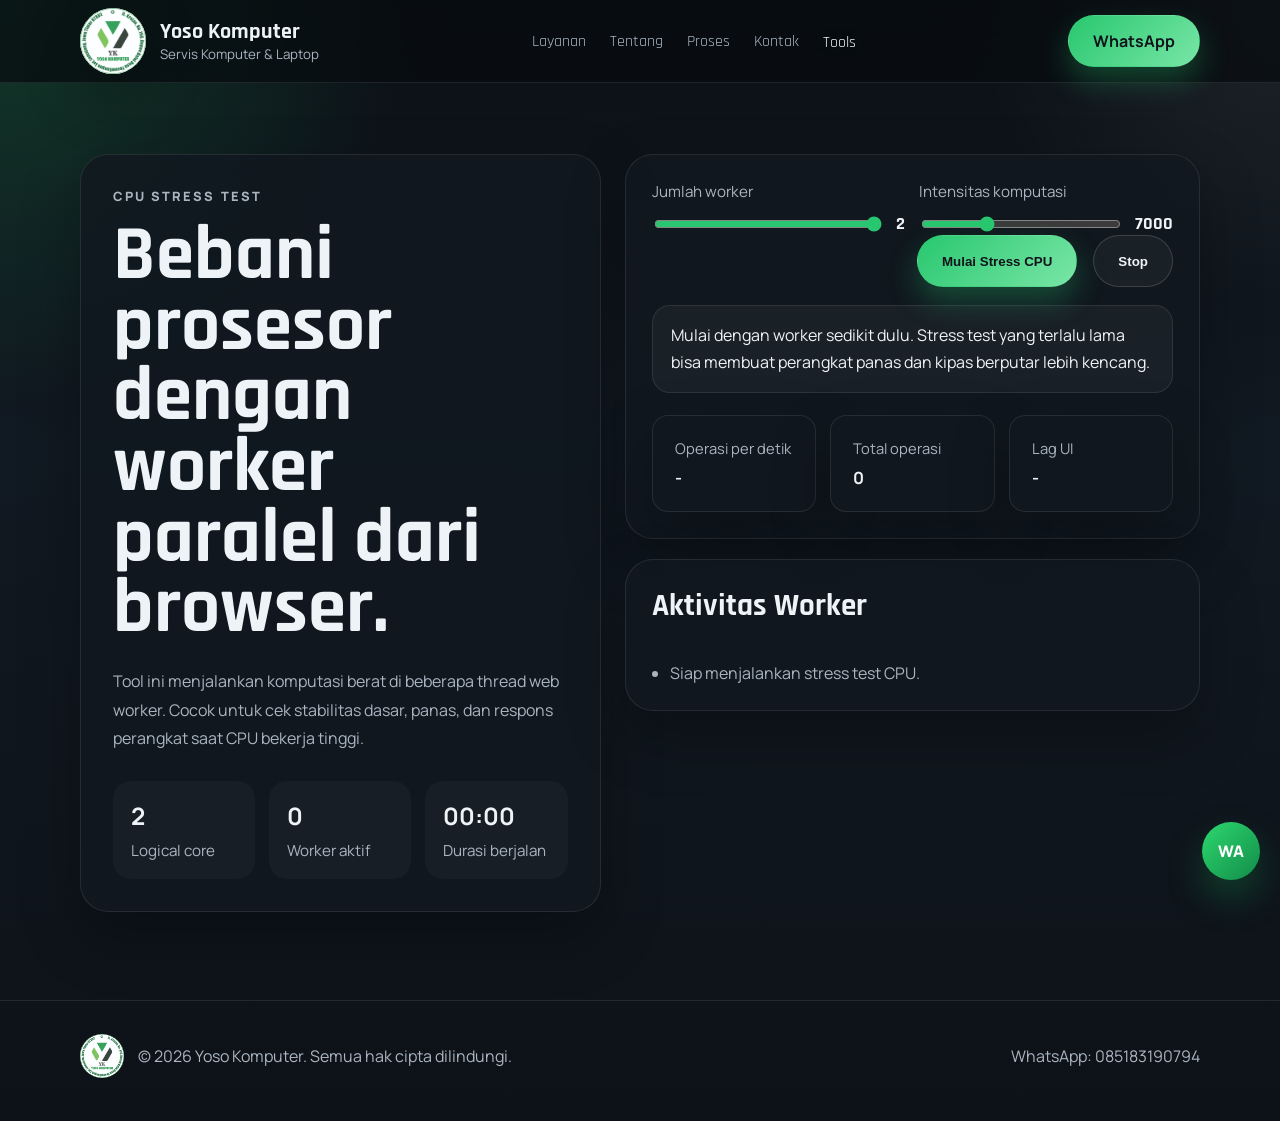
<file: test-cpu/index.html>
<!DOCTYPE html>
<html lang="id">
  <head>
    <meta charset="UTF-8" />
    <meta name="viewport" content="width=device-width, initial-scale=1.0" />
    <title>Stress Test CPU | Yoso Komputer</title>
    <meta
      name="description"
      content="Stress test CPU browser untuk membebani prosesor dengan web worker, mengukur aktivitas thread, dan melihat respons UI."
    />
    <link rel="icon" type="image/jpeg" href="../file/logo.jpg" />
    <link rel="preconnect" href="https://fonts.googleapis.com" />
    <link rel="preconnect" href="https://fonts.gstatic.com" crossorigin />
    <link
      href="https://fonts.googleapis.com/css2?family=Manrope:wght@400;500;600;700;800&family=Rajdhani:wght@500;600;700&display=swap"
      rel="stylesheet"
    />
    <link rel="stylesheet" href="../styles.css" />
  </head>
  <body>
    <div class="site-shell">
      <div data-shared-header data-asset-path=".." data-home-path="../index.html" data-active-nav="test-cpu"></div>

      <main class="tester-shell">
        <section class="container tester-hero">
          <div class="tester-panel reveal">
            <p class="eyebrow">CPU Stress Test</p>
            <h1>Bebani prosesor dengan worker paralel dari browser.</h1>
            <p class="hero-text">
              Tool ini menjalankan komputasi berat di beberapa thread web worker. Cocok untuk cek stabilitas dasar, panas, dan respons perangkat saat CPU bekerja tinggi.
            </p>

            <div class="tester-summary">
              <div class="tester-stat">
                <strong id="cpu-core-count">-</strong>
                <span>Logical core</span>
              </div>
              <div class="tester-stat">
                <strong id="cpu-worker-count">0</strong>
                <span>Worker aktif</span>
              </div>
              <div class="tester-stat">
                <strong id="cpu-elapsed">00:00</strong>
                <span>Durasi berjalan</span>
              </div>
            </div>
          </div>

          <div class="tester-stack">
            <article class="tester-card reveal">
              <div class="stress-control-grid">
                <div class="stress-control">
                  <label for="cpu-workers">Jumlah worker</label>
                  <div class="tester-range-wrap">
                    <input id="cpu-workers" type="range" min="1" max="8" step="1" value="2" />
                    <strong id="cpu-workers-label">2</strong>
                  </div>
                </div>
                <div class="stress-control">
                  <label for="cpu-intensity">Intensitas komputasi</label>
                  <div class="tester-range-wrap">
                    <input id="cpu-intensity" type="range" min="2000" max="18000" step="1000" value="7000" />
                    <strong id="cpu-intensity-label">7000</strong>
                  </div>
                </div>
              </div>

              <div class="tester-compact-actions">
                <button class="button button-primary" type="button" id="cpu-start">Mulai Stress CPU</button>
                <button class="button button-secondary" type="button" id="cpu-stop">Stop</button>
              </div>

              <div class="camera-status" id="cpu-status" data-state="idle">
                Mulai dengan worker sedikit dulu. Stress test yang terlalu lama bisa membuat perangkat panas dan kipas berputar lebih kencang.
              </div>

              <div class="camera-info-grid">
                <div class="contact-block">
                  <span>Operasi per detik</span>
                  <strong id="cpu-ops-rate">-</strong>
                </div>
                <div class="contact-block">
                  <span>Total operasi</span>
                  <strong id="cpu-total-ops">0</strong>
                </div>
                <div class="contact-block">
                  <span>Lag UI</span>
                  <strong id="cpu-ui-lag">-</strong>
                </div>
              </div>
            </article>

            <article class="tester-card reveal">
              <h2>Aktivitas Worker</h2>
              <div class="cpu-worker-grid" id="cpu-worker-grid"></div>
              <ul class="tester-log" id="cpu-log">
                <li>Siap menjalankan stress test CPU.</li>
              </ul>
            </article>
          </div>
        </section>
      </main>

      <div data-shared-footer data-asset-path=".."></div>
    </div>

    <a class="floating-wa" href="https://wa.me/6285183190794" target="_blank" rel="noreferrer" aria-label="Hubungi WhatsApp">
      WA
    </a>

    <script src="../shared/header.js"></script>
    <script src="../shared/footer.js"></script>
    <script src="../script.js"></script>
    <script src="./script.js"></script>
  </body>
</html>
</file>
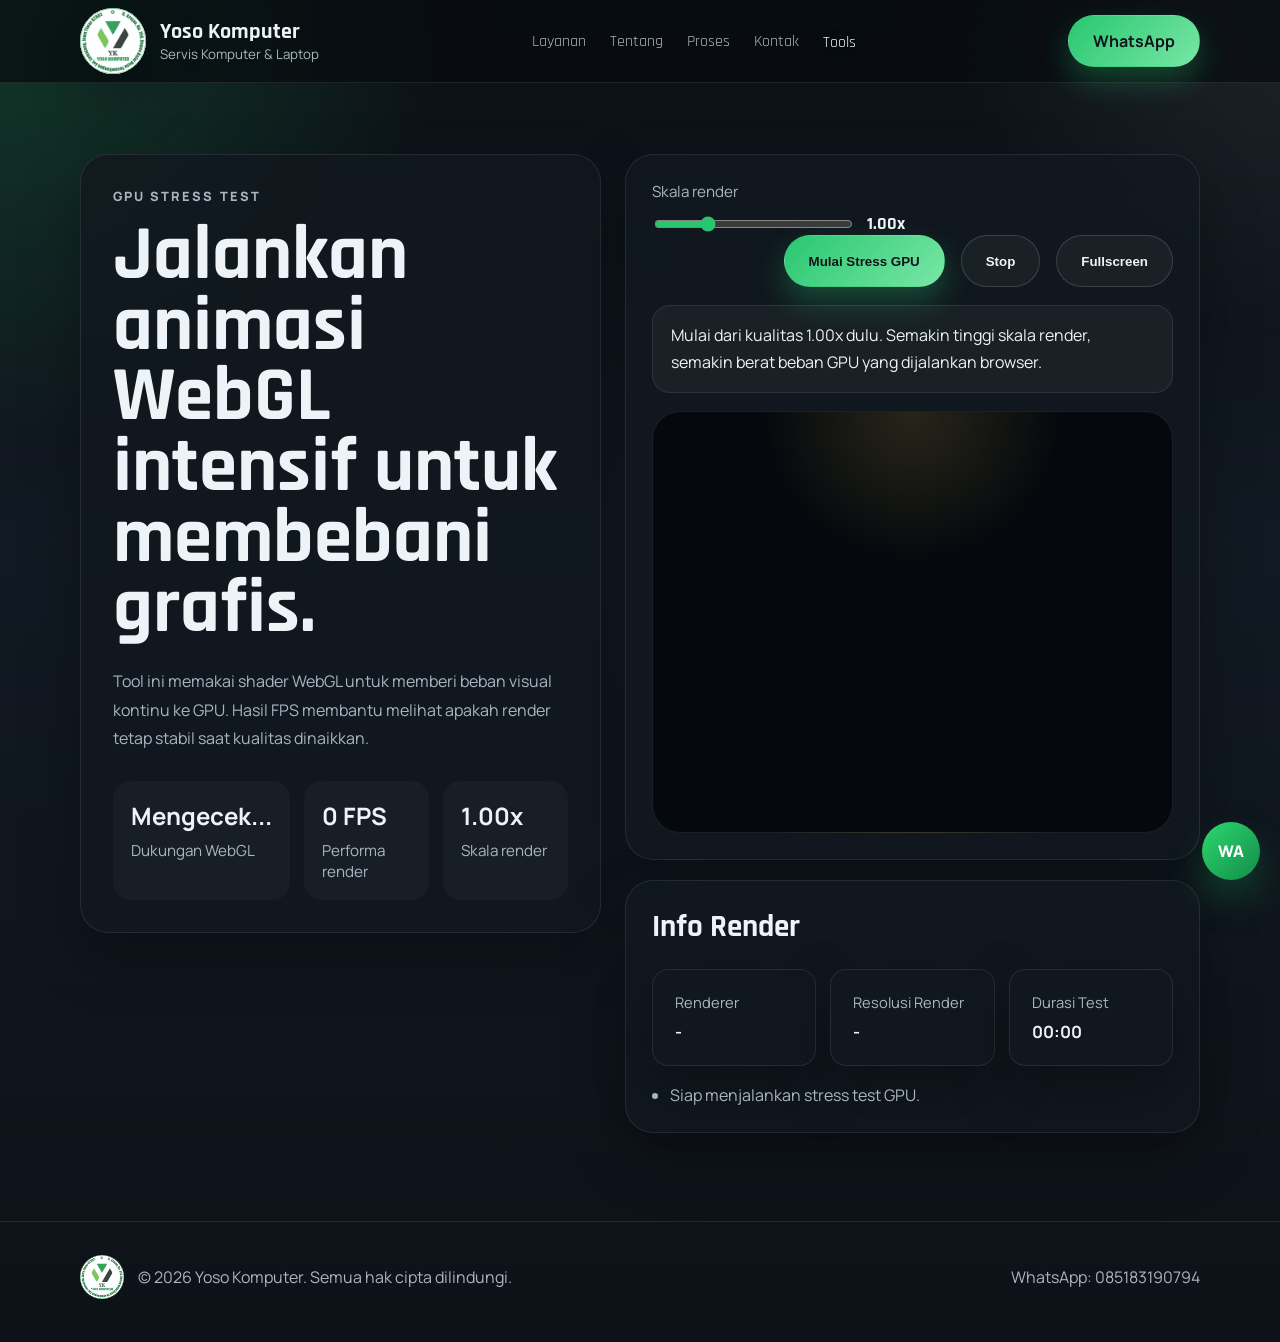
<file: test-gpu/index.html>
<!DOCTYPE html>
<html lang="id">
  <head>
    <meta charset="UTF-8" />
    <meta name="viewport" content="width=device-width, initial-scale=1.0" />
    <title>Stress Test GPU | Yoso Komputer</title>
    <meta
      name="description"
      content="Stress test GPU browser untuk menguji performa grafis dengan animasi WebGL intensif dan pemantauan FPS."
    />
    <link rel="icon" type="image/jpeg" href="../file/logo.jpg" />
    <link rel="preconnect" href="https://fonts.googleapis.com" />
    <link rel="preconnect" href="https://fonts.gstatic.com" crossorigin />
    <link
      href="https://fonts.googleapis.com/css2?family=Manrope:wght@400;500;600;700;800&family=Rajdhani:wght@500;600;700&display=swap"
      rel="stylesheet"
    />
    <link rel="stylesheet" href="../styles.css" />
  </head>
  <body>
    <div class="site-shell">
      <div data-shared-header data-asset-path=".." data-home-path="../index.html" data-active-nav="test-gpu"></div>

      <main class="tester-shell">
        <section class="container tester-hero">
          <div class="tester-panel reveal">
            <p class="eyebrow">GPU Stress Test</p>
            <h1>Jalankan animasi WebGL intensif untuk membebani grafis.</h1>
            <p class="hero-text">
              Tool ini memakai shader WebGL untuk memberi beban visual kontinu ke GPU. Hasil FPS membantu melihat apakah render tetap stabil saat kualitas dinaikkan.
            </p>

            <div class="tester-summary">
              <div class="tester-stat">
                <strong id="gpu-support">Mengecek...</strong>
                <span>Dukungan WebGL</span>
              </div>
              <div class="tester-stat">
                <strong id="gpu-fps">0 FPS</strong>
                <span>Performa render</span>
              </div>
              <div class="tester-stat">
                <strong id="gpu-quality-state">1.00x</strong>
                <span>Skala render</span>
              </div>
            </div>
          </div>

          <div class="tester-stack">
            <article class="tester-card reveal">
              <div class="stress-control-grid">
                <div class="stress-control">
                  <label for="gpu-quality">Skala render</label>
                  <div class="tester-range-wrap">
                    <input id="gpu-quality" type="range" min="0.75" max="1.75" step="0.05" value="1" />
                    <strong id="gpu-quality-label">1.00x</strong>
                  </div>
                </div>
              </div>

              <div class="tester-compact-actions">
                <button class="button button-primary" type="button" id="gpu-start">Mulai Stress GPU</button>
                <button class="button button-secondary" type="button" id="gpu-stop">Stop</button>
                <button class="button button-secondary" type="button" id="gpu-fullscreen">Fullscreen</button>
              </div>

              <div class="camera-status" id="gpu-status" data-state="idle">
                Mulai dari kualitas 1.00x dulu. Semakin tinggi skala render, semakin berat beban GPU yang dijalankan browser.
              </div>

              <div class="gpu-stage" id="gpu-stage">
                <canvas id="gpu-canvas"></canvas>
              </div>
            </article>

            <article class="tester-card reveal">
              <h2>Info Render</h2>
              <div class="camera-info-grid">
                <div class="contact-block">
                  <span>Renderer</span>
                  <strong id="gpu-renderer">-</strong>
                </div>
                <div class="contact-block">
                  <span>Resolusi Render</span>
                  <strong id="gpu-resolution">-</strong>
                </div>
                <div class="contact-block">
                  <span>Durasi Test</span>
                  <strong id="gpu-elapsed">00:00</strong>
                </div>
              </div>
              <ul class="tester-log" id="gpu-log">
                <li>Siap menjalankan stress test GPU.</li>
              </ul>
            </article>
          </div>
        </section>
      </main>

      <div data-shared-footer data-asset-path=".."></div>
    </div>

    <a class="floating-wa" href="https://wa.me/6285183190794" target="_blank" rel="noreferrer" aria-label="Hubungi WhatsApp">
      WA
    </a>

    <script src="../shared/header.js"></script>
    <script src="../shared/footer.js"></script>
    <script src="../script.js"></script>
    <script src="./script.js"></script>
  </body>
</html>
</file>
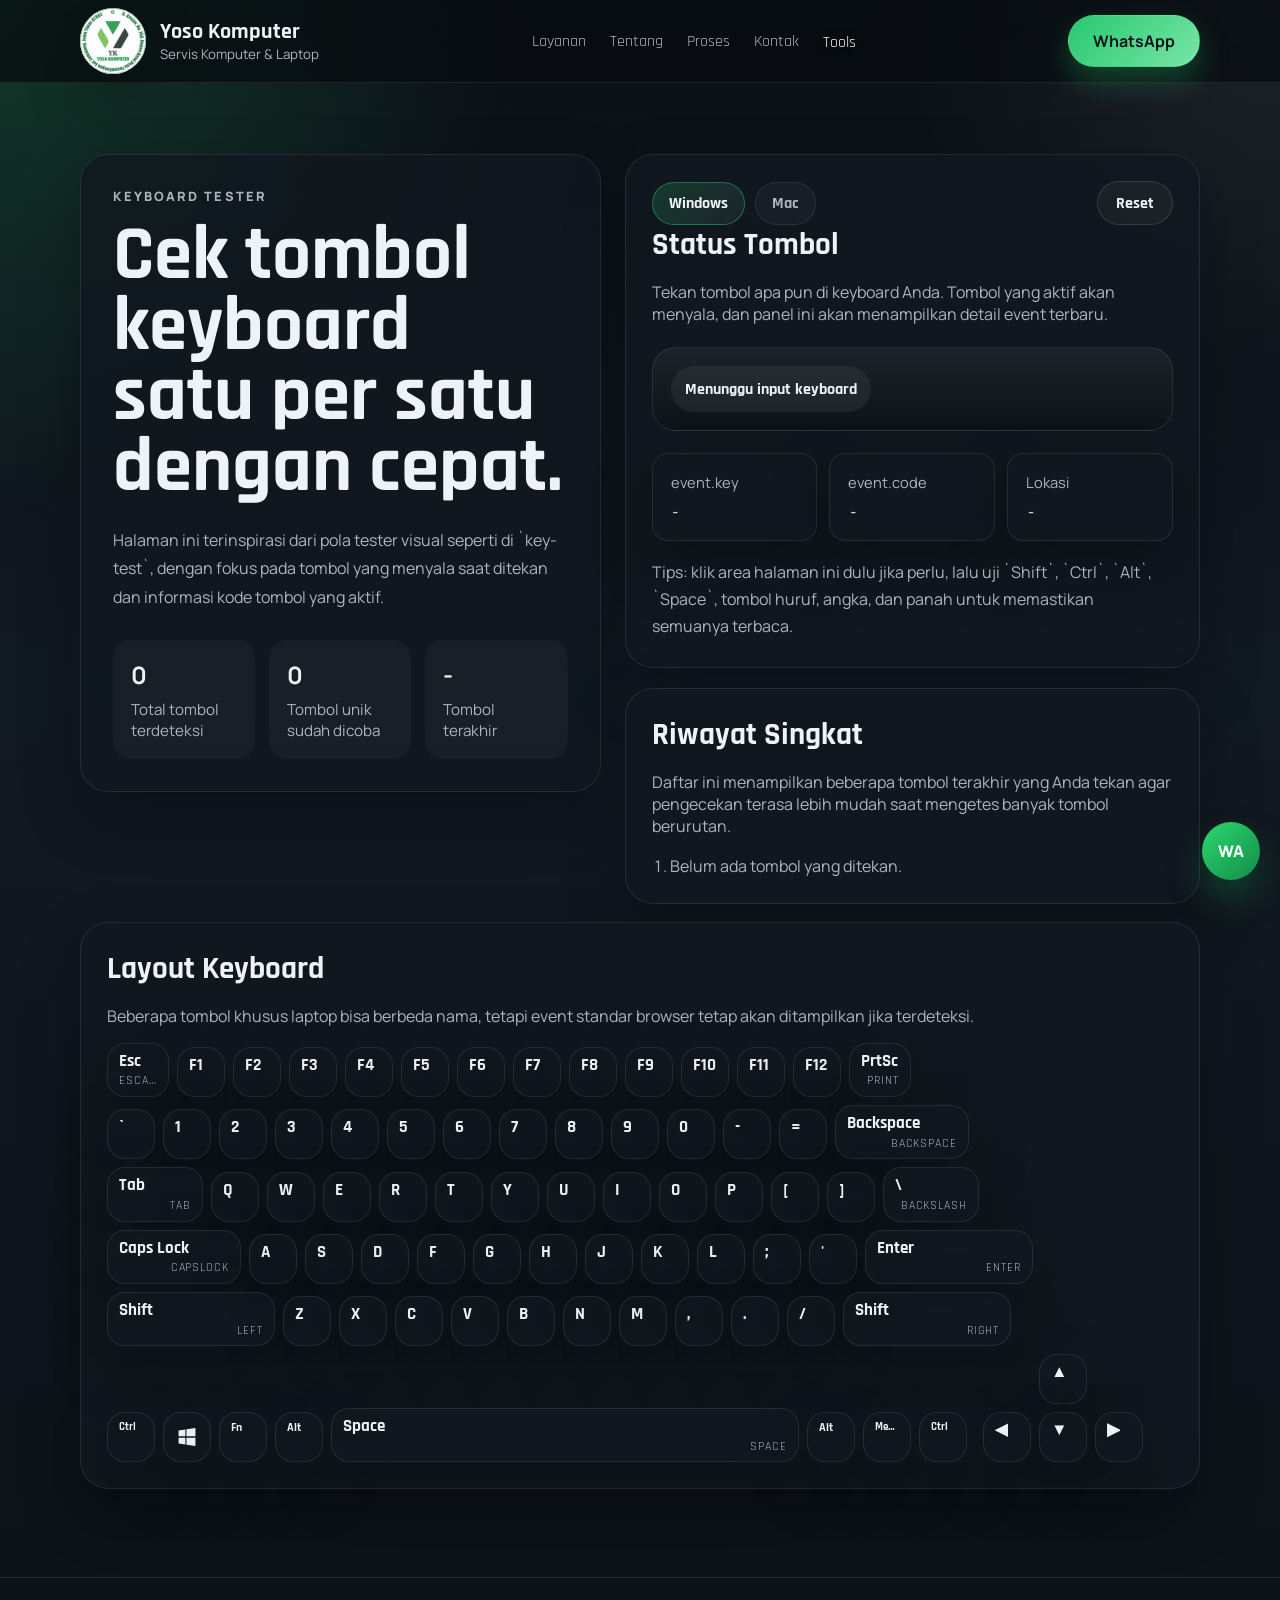
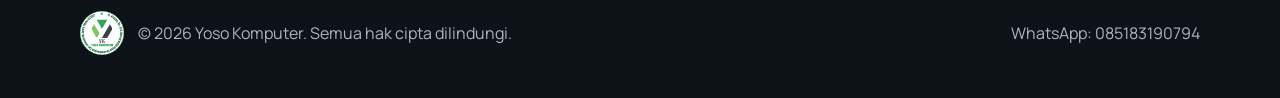
<file: test-keyboard/index.html>
<!DOCTYPE html>
<html lang="id">
  <head>
    <meta charset="UTF-8" />
    <meta name="viewport" content="width=device-width, initial-scale=1.0" />
    <title>Test Keyboard Online | Yoso Komputer</title>
    <meta
      name="description"
      content="Halaman test keyboard online tanpa IKLAN. interaktif untuk mengecek tombol laptop atau komputer. Tekan tombol keyboard dan lihat statusnya langsung dari browser."
    />
    <link rel="icon" type="image/jpeg" href="../file/logo.jpg" />
    <link rel="preconnect" href="https://fonts.googleapis.com" />
    <link rel="preconnect" href="https://fonts.gstatic.com" crossorigin />
    <link
      href="https://fonts.googleapis.com/css2?family=Manrope:wght@400;500;600;700;800&family=Rajdhani:wght@500;600;700&display=swap"
      rel="stylesheet"
    />
    <link rel="stylesheet" href="../styles.css" />
  </head>
  <body>
    <div class="site-shell">
      <div
        data-shared-header
        data-asset-path=".."
        data-home-path="../index.html"
        data-test-keyboard-path="./"
        data-test-camera-path="../test-camera/"
        data-test-audio-path="../test-audio/"
        data-test-mic-path="../test-mic/"
        data-active-nav="test-keyboard"
      ></div>

      <main class="tester-shell">
        <section class="container tester-hero">
          <div class="tester-panel reveal">
            <p class="eyebrow">Keyboard Tester</p>
            <h1>Cek tombol keyboard satu per satu dengan cepat.</h1>
            <p class="hero-text">
              Halaman ini terinspirasi dari pola tester visual seperti di `key-test`, dengan fokus pada tombol yang menyala saat ditekan dan informasi kode tombol yang aktif.
            </p>

            <div class="tester-summary">
              <div class="tester-stat">
                <strong id="press-count">0</strong>
                <span>Total tombol terdeteksi</span>
              </div>
              <div class="tester-stat">
                <strong id="unique-count">0</strong>
                <span>Tombol unik sudah dicoba</span>
              </div>
              <div class="tester-stat">
                <strong id="last-key">-</strong>
                <span>Tombol terakhir</span>
              </div>
            </div>
          </div>

          <div class="tester-stack">
            <article class="tester-card reveal">
              <div class="tester-tools">
                <div class="tester-modes" aria-label="Platform keyboard">
                  <button class="tester-tab active" type="button" data-platform="windows">Windows</button>
                  <button class="tester-tab" type="button" data-platform="mac">Mac</button>
                </div>
                <button class="tester-reset" type="button" id="tester-reset">Reset</button>
              </div>
              <h2>Status Tombol</h2>
              <p>Tekan tombol apa pun di keyboard Anda. Tombol yang aktif akan menyala, dan panel ini akan menampilkan detail event terbaru.</p>

              <div class="tester-screen">
                <div class="tester-screen-stream" id="tester-stream">
                  <span>Menunggu input keyboard</span>
                </div>
              </div>

              <div class="tester-output">
                <div class="contact-block">
                  <span>event.key</span>
                  <code id="event-key">-</code>
                </div>
                <div class="contact-block">
                  <span>event.code</span>
                  <code id="event-code">-</code>
                </div>
                <div class="contact-block">
                  <span>Lokasi</span>
                  <code id="event-location">-</code>
                </div>
              </div>

              <p class="tester-hint">
                Tips: klik area halaman ini dulu jika perlu, lalu uji `Shift`, `Ctrl`, `Alt`, `Space`, tombol huruf, angka, dan panah untuk memastikan semuanya terbaca.
              </p>
            </article>

            <article class="tester-card reveal">
              <h2>Riwayat Singkat</h2>
              <p>Daftar ini menampilkan beberapa tombol terakhir yang Anda tekan agar pengecekan terasa lebih mudah saat mengetes banyak tombol berurutan.</p>
              <ol class="tester-log" id="tester-log">
                <li>Belum ada tombol yang ditekan.</li>
              </ol>
            </article>
          </div>
        </section>

        <section class="container keyboard-stage reveal">
          <div class="tester-card">
            <h2>Layout Keyboard</h2>
            <p>Beberapa tombol khusus laptop bisa berbeda nama, tetapi event standar browser tetap akan ditampilkan jika terdeteksi.</p>

            <div class="keyboard-grid" id="keyboard-grid">
              <div class="keyboard-row">
                <div class="key-cap span-2" data-code="Escape"><span>Esc</span><small>Escape</small></div>
                <div class="key-cap" data-code="F1"><span>F1</span><small>Fn</small></div>
                <div class="key-cap" data-code="F2"><span>F2</span><small>Fn</small></div>
                <div class="key-cap" data-code="F3"><span>F3</span><small>Fn</small></div>
                <div class="key-cap" data-code="F4"><span>F4</span><small>Fn</small></div>
                <div class="key-cap" data-code="F5"><span>F5</span><small>Fn</small></div>
                <div class="key-cap" data-code="F6"><span>F6</span><small>Fn</small></div>
                <div class="key-cap" data-code="F7"><span>F7</span><small>Fn</small></div>
                <div class="key-cap" data-code="F8"><span>F8</span><small>Fn</small></div>
                <div class="key-cap" data-code="F9"><span>F9</span><small>Fn</small></div>
                <div class="key-cap" data-code="F10"><span>F10</span><small>Fn</small></div>
                <div class="key-cap" data-code="F11"><span>F11</span><small>Fn</small></div>
                <div class="key-cap" data-code="F12"><span>F12</span><small>Fn</small></div>
                <div class="key-cap span-2" data-code="PrintScreen"><span>PrtSc</span><small>Print</small></div>
              </div>

              <div class="keyboard-row">
                <div class="key-cap" data-code="Backquote"><span>`</span><small>Backquote</small></div>
                <div class="key-cap" data-code="Digit1"><span>1</span><small>Digit1</small></div>
                <div class="key-cap" data-code="Digit2"><span>2</span><small>Digit2</small></div>
                <div class="key-cap" data-code="Digit3"><span>3</span><small>Digit3</small></div>
                <div class="key-cap" data-code="Digit4"><span>4</span><small>Digit4</small></div>
                <div class="key-cap" data-code="Digit5"><span>5</span><small>Digit5</small></div>
                <div class="key-cap" data-code="Digit6"><span>6</span><small>Digit6</small></div>
                <div class="key-cap" data-code="Digit7"><span>7</span><small>Digit7</small></div>
                <div class="key-cap" data-code="Digit8"><span>8</span><small>Digit8</small></div>
                <div class="key-cap" data-code="Digit9"><span>9</span><small>Digit9</small></div>
                <div class="key-cap" data-code="Digit0"><span>0</span><small>Digit0</small></div>
                <div class="key-cap" data-code="Minus"><span>-</span><small>Minus</small></div>
                <div class="key-cap" data-code="Equal"><span>=</span><small>Equal</small></div>
                <div class="key-cap span-4" data-code="Backspace" data-role="backspace"><span>Backspace</span><small>Backspace</small></div>
              </div>

              <div class="keyboard-row">
                <div class="key-cap span-3" data-code="Tab"><span>Tab</span><small>Tab</small></div>
                <div class="key-cap" data-code="KeyQ"><span>Q</span><small>KeyQ</small></div>
                <div class="key-cap" data-code="KeyW"><span>W</span><small>KeyW</small></div>
                <div class="key-cap" data-code="KeyE"><span>E</span><small>KeyE</small></div>
                <div class="key-cap" data-code="KeyR"><span>R</span><small>KeyR</small></div>
                <div class="key-cap" data-code="KeyT"><span>T</span><small>KeyT</small></div>
                <div class="key-cap" data-code="KeyY"><span>Y</span><small>KeyY</small></div>
                <div class="key-cap" data-code="KeyU"><span>U</span><small>KeyU</small></div>
                <div class="key-cap" data-code="KeyI"><span>I</span><small>KeyI</small></div>
                <div class="key-cap" data-code="KeyO"><span>O</span><small>KeyO</small></div>
                <div class="key-cap" data-code="KeyP"><span>P</span><small>KeyP</small></div>
                <div class="key-cap" data-code="BracketLeft"><span>[</span><small>BracketLeft</small></div>
                <div class="key-cap" data-code="BracketRight"><span>]</span><small>BracketRight</small></div>
                <div class="key-cap span-3" data-code="Backslash"><span>\</span><small>Backslash</small></div>
              </div>

              <div class="keyboard-row">
                <div class="key-cap span-4" data-code="CapsLock" data-role="capslock"><span>Caps Lock</span><small>CapsLock</small></div>
                <div class="key-cap" data-code="KeyA"><span>A</span><small>KeyA</small></div>
                <div class="key-cap" data-code="KeyS"><span>S</span><small>KeyS</small></div>
                <div class="key-cap" data-code="KeyD"><span>D</span><small>KeyD</small></div>
                <div class="key-cap" data-code="KeyF"><span>F</span><small>KeyF</small></div>
                <div class="key-cap" data-code="KeyG"><span>G</span><small>KeyG</small></div>
                <div class="key-cap" data-code="KeyH"><span>H</span><small>KeyH</small></div>
                <div class="key-cap" data-code="KeyJ"><span>J</span><small>KeyJ</small></div>
                <div class="key-cap" data-code="KeyK"><span>K</span><small>KeyK</small></div>
                <div class="key-cap" data-code="KeyL"><span>L</span><small>KeyL</small></div>
                <div class="key-cap" data-code="Semicolon"><span>;</span><small>Semicolon</small></div>
                <div class="key-cap" data-code="Quote"><span>'</span><small>Quote</small></div>
                <div class="key-cap span-5" data-code="Enter" data-role="enter"><span>Enter</span><small>Enter</small></div>
              </div>

              <div class="keyboard-row">
                <div class="key-cap span-5" data-code="ShiftLeft" data-role="shift-left"><span>Shift</span><small>Left</small></div>
                <div class="key-cap" data-code="KeyZ"><span>Z</span><small>KeyZ</small></div>
                <div class="key-cap" data-code="KeyX"><span>X</span><small>KeyX</small></div>
                <div class="key-cap" data-code="KeyC"><span>C</span><small>KeyC</small></div>
                <div class="key-cap" data-code="KeyV"><span>V</span><small>KeyV</small></div>
                <div class="key-cap" data-code="KeyB"><span>B</span><small>KeyB</small></div>
                <div class="key-cap" data-code="KeyN"><span>N</span><small>KeyN</small></div>
                <div class="key-cap" data-code="KeyM"><span>M</span><small>KeyM</small></div>
                <div class="key-cap" data-code="Comma"><span>,</span><small>Comma</small></div>
                <div class="key-cap" data-code="Period"><span>.</span><small>Period</small></div>
                <div class="key-cap" data-code="Slash"><span>/</span><small>Slash</small></div>
                <div class="key-cap span-5" data-code="ShiftRight" data-role="shift-right"><span>Shift</span><small>Right</small></div>
              </div>

              <div class="keyboard-row">
                <div class="key-cap modifier tight-label" data-code="ControlLeft" data-role="control-left"><span>Ctrl</span><small>Left</small></div>
                <div class="key-cap modifier icon-key" data-code="MetaLeft" data-role="meta-left">
                  <span aria-label="Windows" data-role-label="meta-left-primary">
                    <svg class="key-icon" viewBox="0 0 32 32" aria-hidden="true">
                      <path d="M1 4.4 13.1 2.7v12H1Zm0 23.2 12.1 1.7V17.3H1Zm14 2 16 2.2V17.3H15Zm0-14.9H31V0L15 2.2Z"></path>
                    </svg>
                  </span>
                  <small data-role-label="meta-left-secondary">Win</small>
                </div>
                <div class="key-cap modifier" data-code="Fn" data-role="fn"><span>Fn</span><small>Fn</small></div>
                <div class="key-cap modifier" data-code="AltLeft" data-role="alt-left"><span>Alt</span><small>Left</small></div>
                <div class="key-cap span-12" data-code="Space" data-role="space"><span>Space</span><small>Space</small></div>
                <div class="key-cap modifier" data-code="AltRight" data-role="alt-right"><span>Alt</span><small>Right</small></div>
                <div class="key-cap modifier tight-label" data-code="ContextMenu" data-role="context-menu"><span>Menu</span><small>Menu</small></div>
                <div class="key-cap modifier tight-label" data-code="ControlRight" data-role="control-right"><span>Ctrl</span><small>Right</small></div>
                <div class="arrow-cluster" aria-label="Arrow keys">
                  <div class="key-cap arrow-up" data-code="ArrowUp"><span>▲</span><small>Up</small></div>
                  <div class="key-cap arrow-left" data-code="ArrowLeft"><span>◀</span><small>Left</small></div>
                  <div class="key-cap arrow-down" data-code="ArrowDown"><span>▼</span><small>Down</small></div>
                  <div class="key-cap arrow-right" data-code="ArrowRight"><span>▶</span><small>Right</small></div>
                </div>
              </div>
            </div>
          </div>
        </section>
      </main>

      <div data-shared-footer data-asset-path=".."></div>
    </div>

    <a class="floating-wa" href="https://wa.me/6285183190794" target="_blank" rel="noreferrer" aria-label="Hubungi WhatsApp">
      WA
    </a>

    <script src="../shared/header.js"></script>
    <script src="../shared/footer.js"></script>
    <script src="../script.js"></script>
    <script src="./script.js"></script>
  </body>
</html>
</file>
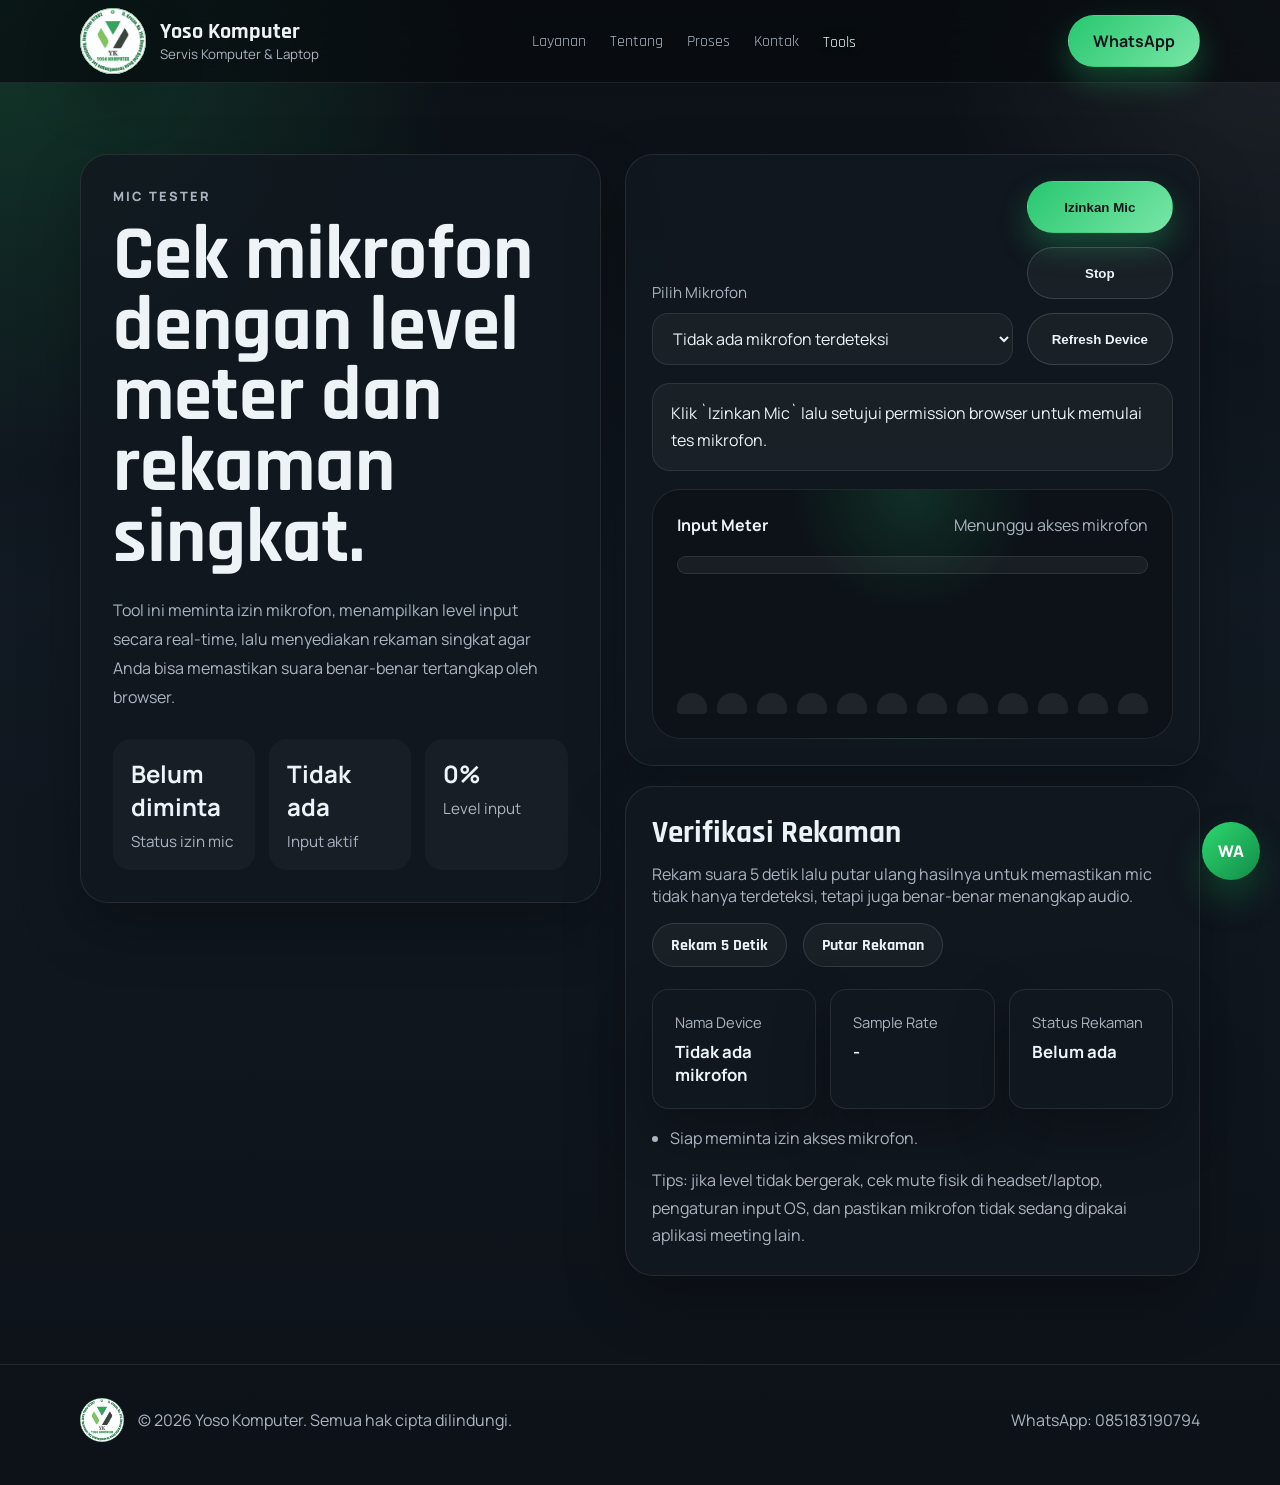
<file: test-mic/index.html>
<!DOCTYPE html>
<html lang="id">
  <head>
    <meta charset="UTF-8" />
    <meta name="viewport" content="width=device-width, initial-scale=1.0" />
    <title>Test Mic Online | Yoso Komputer</title>
    <meta
      name="description"
      content="Halaman test mic online tanpa iklan untuk mengecek mikrofon laptop, headset, atau USB mic langsung dari browser."
    />
    <link rel="icon" type="image/jpeg" href="../file/logo.jpg" />
    <link rel="preconnect" href="https://fonts.googleapis.com" />
    <link rel="preconnect" href="https://fonts.gstatic.com" crossorigin />
    <link
      href="https://fonts.googleapis.com/css2?family=Manrope:wght@400;500;600;700;800&family=Rajdhani:wght@500;600;700&display=swap"
      rel="stylesheet"
    />
    <link rel="stylesheet" href="../styles.css" />
  </head>
  <body>
    <div class="site-shell">
      <div
        data-shared-header
        data-asset-path=".."
        data-home-path="../index.html"
        data-test-keyboard-path="../test-keyboard/"
        data-test-camera-path="../test-camera/"
        data-test-audio-path="../test-audio/"
        data-test-mic-path="./"
        data-active-nav="test-mic"
      ></div>

      <main class="tester-shell">
        <section class="container tester-hero">
          <div class="tester-panel reveal">
            <p class="eyebrow">Mic Tester</p>
            <h1>Cek mikrofon dengan level meter dan rekaman singkat.</h1>
            <p class="hero-text">
              Tool ini meminta izin mikrofon, menampilkan level input secara real-time, lalu menyediakan rekaman singkat agar Anda bisa memastikan suara benar-benar tertangkap oleh browser.
            </p>

            <div class="tester-summary">
              <div class="tester-stat">
                <strong id="mic-permission">Belum diminta</strong>
                <span>Status izin mic</span>
              </div>
              <div class="tester-stat">
                <strong id="mic-device">Belum ada</strong>
                <span>Input aktif</span>
              </div>
              <div class="tester-stat">
                <strong id="mic-level-label">0%</strong>
                <span>Level input</span>
              </div>
            </div>
          </div>

          <div class="tester-stack">
            <article class="tester-card reveal">
              <div class="camera-toolbar">
                <div class="camera-select-wrap">
                  <label for="mic-select">Pilih Mikrofon</label>
                  <select id="mic-select" class="camera-select">
                    <option value="">Mendeteksi mikrofon...</option>
                  </select>
                </div>
                <div class="camera-actions">
                  <button class="button button-primary" type="button" id="mic-start">Izinkan Mic</button>
                  <button class="button button-secondary" type="button" id="mic-stop">Stop</button>
                  <button class="button button-secondary" type="button" id="mic-refresh">Refresh Device</button>
                </div>
              </div>

              <div class="camera-status" id="mic-status" data-state="idle">
                Klik `Izinkan Mic` lalu setujui permission browser untuk memulai tes mikrofon.
              </div>

              <div class="mic-stage">
                <div class="mic-stage-head">
                  <strong>Input Meter</strong>
                  <span id="mic-stage-text">Menunggu akses mikrofon</span>
                </div>
                <div class="mic-meter-track" aria-hidden="true">
                  <div class="mic-meter-fill" id="mic-meter-fill"></div>
                </div>
                <div class="mic-meter-grid" id="mic-meter-grid" aria-hidden="true">
                  <span class="mic-meter-bar"></span>
                  <span class="mic-meter-bar"></span>
                  <span class="mic-meter-bar"></span>
                  <span class="mic-meter-bar"></span>
                  <span class="mic-meter-bar"></span>
                  <span class="mic-meter-bar"></span>
                  <span class="mic-meter-bar"></span>
                  <span class="mic-meter-bar"></span>
                  <span class="mic-meter-bar"></span>
                  <span class="mic-meter-bar"></span>
                  <span class="mic-meter-bar"></span>
                  <span class="mic-meter-bar"></span>
                </div>
              </div>
            </article>

            <article class="tester-card reveal">
              <div class="tester-inline-actions">
                <div>
                  <h2>Verifikasi Rekaman</h2>
                  <p>Rekam suara 5 detik lalu putar ulang hasilnya untuk memastikan mic tidak hanya terdeteksi, tetapi juga benar-benar menangkap audio.</p>
                </div>
                <div class="tester-compact-actions">
                  <button class="tester-reset" type="button" id="mic-record">Rekam 5 Detik</button>
                  <button class="tester-reset" type="button" id="mic-playback">Putar Rekaman</button>
                </div>
              </div>

              <div class="camera-info-grid">
                <div class="contact-block">
                  <span>Nama Device</span>
                  <strong id="mic-label">Belum aktif</strong>
                </div>
                <div class="contact-block">
                  <span>Sample Rate</span>
                  <strong id="mic-rate">-</strong>
                </div>
                <div class="contact-block">
                  <span>Status Rekaman</span>
                  <strong id="mic-record-state">Belum ada</strong>
                </div>
              </div>

              <audio class="recorded-audio" id="mic-recorded-audio" controls></audio>

              <ul class="tester-log" id="mic-log">
                <li>Siap meminta izin akses mikrofon.</li>
              </ul>

              <p class="tester-hint">
                Tips: jika level tidak bergerak, cek mute fisik di headset/laptop, pengaturan input OS, dan pastikan mikrofon tidak sedang dipakai aplikasi meeting lain.
              </p>
            </article>
          </div>
        </section>
      </main>

      <div data-shared-footer data-asset-path=".."></div>
    </div>

    <a class="floating-wa" href="https://wa.me/6285183190794" target="_blank" rel="noreferrer" aria-label="Hubungi WhatsApp">
      WA
    </a>

    <script src="../shared/header.js"></script>
    <script src="../shared/footer.js"></script>
    <script src="../script.js"></script>
    <script src="./script.js"></script>
  </body>
</html>
</file>
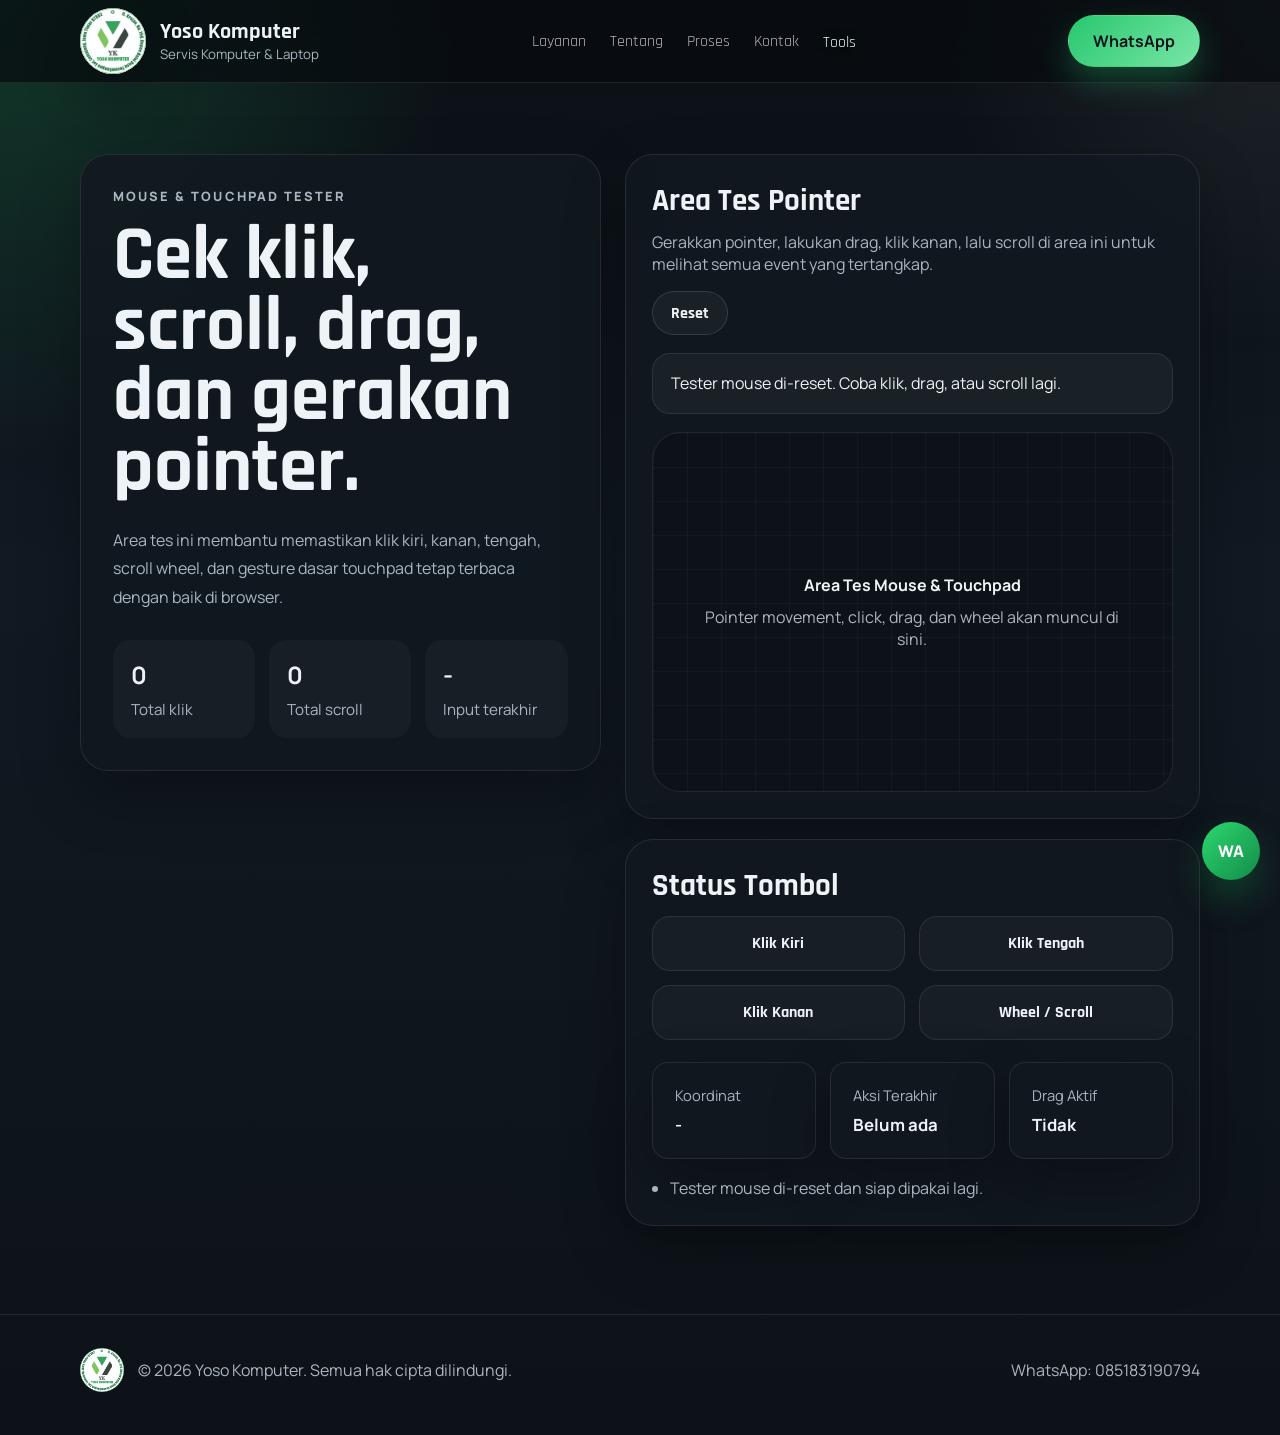
<file: test-mouse/index.html>
<!DOCTYPE html>
<html lang="id">
  <head>
    <meta charset="UTF-8" />
    <meta name="viewport" content="width=device-width, initial-scale=1.0" />
    <title>Tes Mouse dan Touchpad | Yoso Komputer</title>
    <meta
      name="description"
      content="Tes mouse dan touchpad online untuk klik kiri kanan, scroll, drag, pointer movement, dan wheel langsung dari browser."
    />
    <link rel="icon" type="image/jpeg" href="../file/logo.jpg" />
    <link rel="preconnect" href="https://fonts.googleapis.com" />
    <link rel="preconnect" href="https://fonts.gstatic.com" crossorigin />
    <link
      href="https://fonts.googleapis.com/css2?family=Manrope:wght@400;500;600;700;800&family=Rajdhani:wght@500;600;700&display=swap"
      rel="stylesheet"
    />
    <link rel="stylesheet" href="../styles.css" />
  </head>
  <body>
    <div class="site-shell">
      <div data-shared-header data-asset-path=".." data-home-path="../index.html" data-active-nav="test-mouse"></div>

      <main class="tester-shell">
        <section class="container tester-hero">
          <div class="tester-panel reveal">
            <p class="eyebrow">Mouse & Touchpad Tester</p>
            <h1>Cek klik, scroll, drag, dan gerakan pointer.</h1>
            <p class="hero-text">
              Area tes ini membantu memastikan klik kiri, kanan, tengah, scroll wheel, dan gesture dasar touchpad tetap terbaca dengan baik di browser.
            </p>

            <div class="tester-summary">
              <div class="tester-stat">
                <strong id="mouse-click-count">0</strong>
                <span>Total klik</span>
              </div>
              <div class="tester-stat">
                <strong id="mouse-scroll-count">0</strong>
                <span>Total scroll</span>
              </div>
              <div class="tester-stat">
                <strong id="mouse-pointer-type">-</strong>
                <span>Input terakhir</span>
              </div>
            </div>
          </div>

          <div class="tester-stack">
            <article class="tester-card reveal">
              <div class="tester-inline-actions">
                <div>
                  <h2>Area Tes Pointer</h2>
                  <p>Gerakkan pointer, lakukan drag, klik kanan, lalu scroll di area ini untuk melihat semua event yang tertangkap.</p>
                </div>
                <div class="tester-compact-actions">
                  <button class="tester-reset" type="button" id="mouse-reset">Reset</button>
                </div>
              </div>

              <div class="camera-status" id="mouse-status" data-state="idle">
                Arahkan mouse atau touchpad ke area tes, lalu coba klik, drag, dan scroll.
              </div>

              <div class="mouse-pad" id="mouse-pad">
                <canvas class="mouse-pad-canvas" id="mouse-pad-canvas"></canvas>
                <div class="mouse-pad-target" id="mouse-pad-target">
                  <strong>Area Tes Mouse & Touchpad</strong>
                  <span>Pointer movement, click, drag, dan wheel akan muncul di sini.</span>
                </div>
              </div>
            </article>

            <article class="tester-card reveal">
              <h2>Status Tombol</h2>
              <div class="mouse-button-grid">
                <div class="mouse-button-state" id="mouse-left-state">Klik Kiri</div>
                <div class="mouse-button-state" id="mouse-middle-state">Klik Tengah</div>
                <div class="mouse-button-state" id="mouse-right-state">Klik Kanan</div>
                <div class="mouse-button-state" id="mouse-wheel-state">Wheel / Scroll</div>
              </div>
              <div class="camera-info-grid">
                <div class="contact-block">
                  <span>Koordinat</span>
                  <strong id="mouse-position">-</strong>
                </div>
                <div class="contact-block">
                  <span>Aksi Terakhir</span>
                  <strong id="mouse-action">Belum ada</strong>
                </div>
                <div class="contact-block">
                  <span>Drag Aktif</span>
                  <strong id="mouse-drag-state">Tidak</strong>
                </div>
              </div>
              <ul class="tester-log" id="mouse-log">
                <li>Siap menerima input mouse atau touchpad.</li>
              </ul>
            </article>
          </div>
        </section>
      </main>

      <div data-shared-footer data-asset-path=".."></div>
    </div>

    <a class="floating-wa" href="https://wa.me/6285183190794" target="_blank" rel="noreferrer" aria-label="Hubungi WhatsApp">
      WA
    </a>

    <script src="../shared/header.js"></script>
    <script src="../shared/footer.js"></script>
    <script src="../script.js"></script>
    <script src="./script.js"></script>
  </body>
</html>
</file>
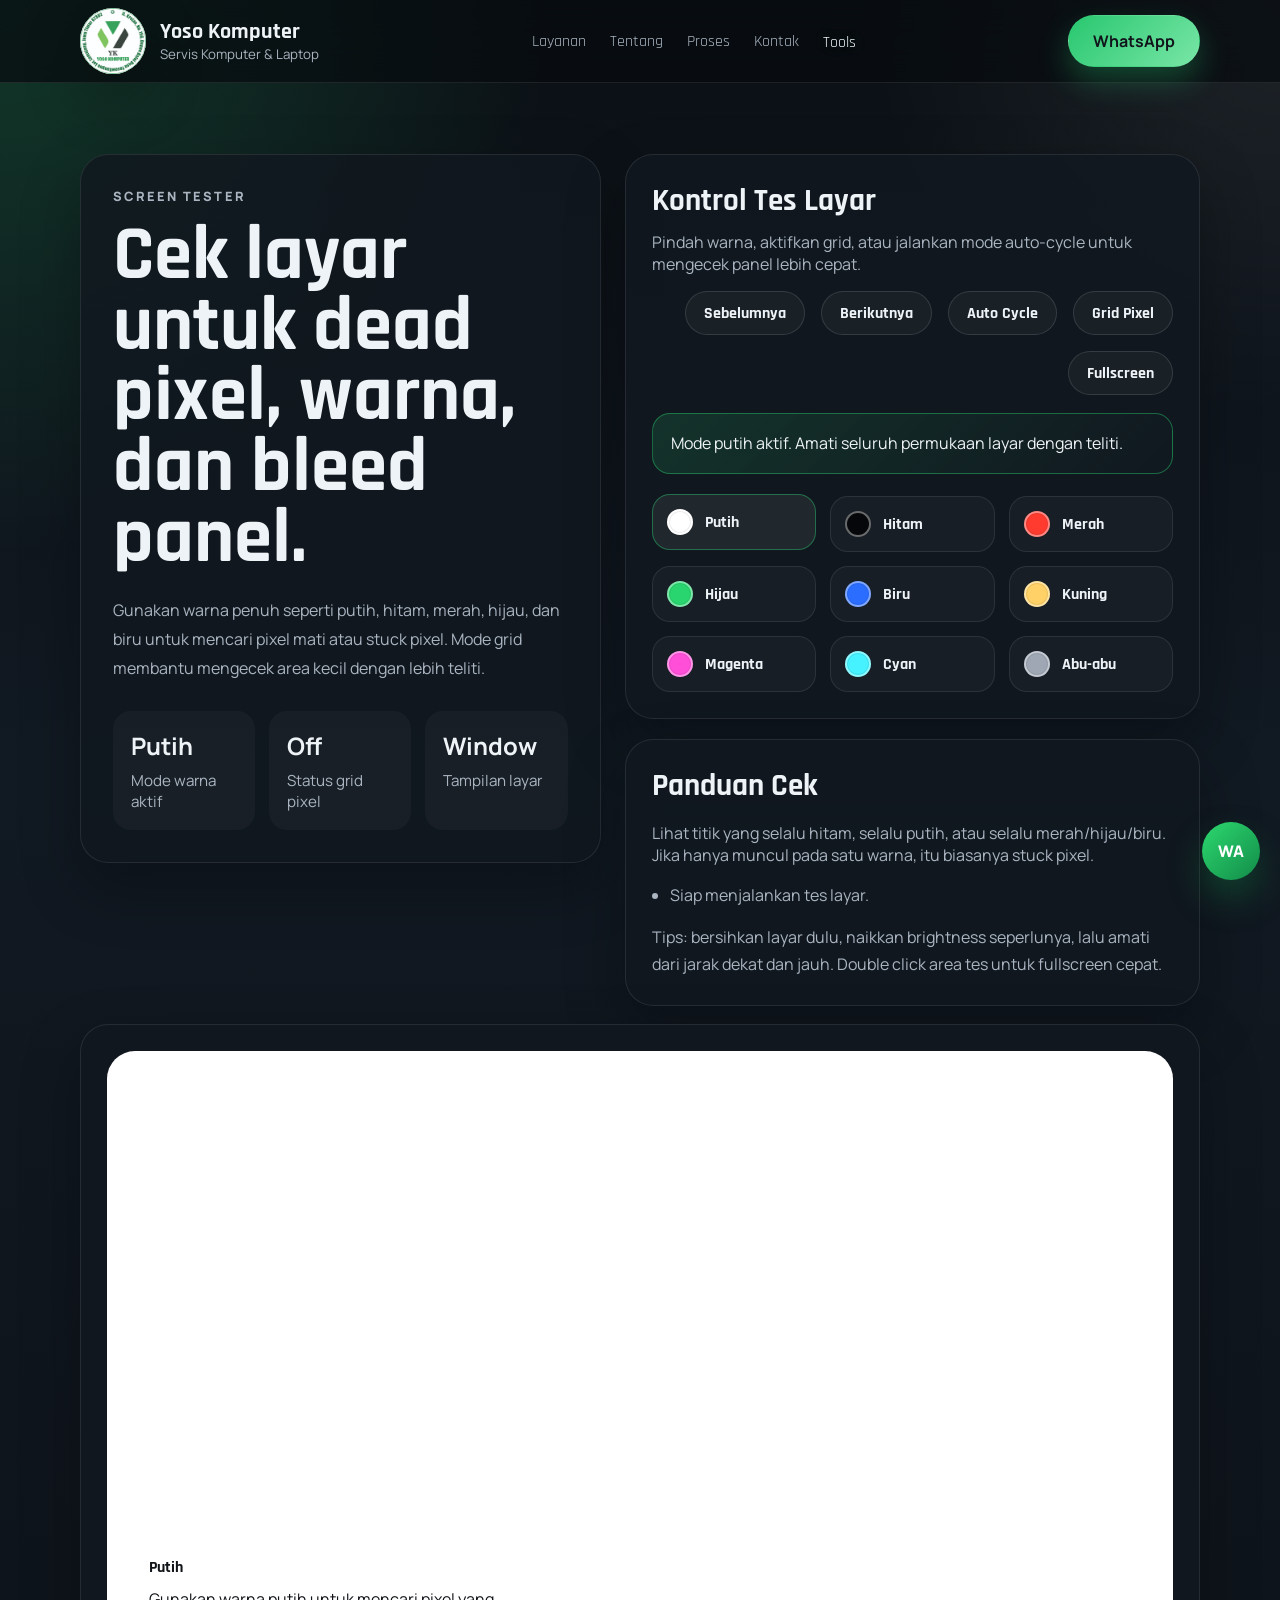
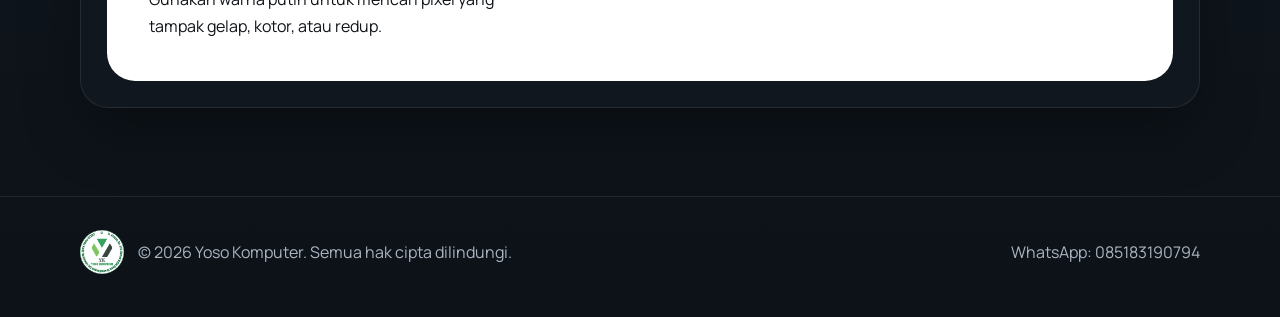
<file: test-screen/index.html>
<!DOCTYPE html>
<html lang="id">
  <head>
    <meta charset="UTF-8" />
    <meta name="viewport" content="width=device-width, initial-scale=1.0" />
    <title>Tes Layar / Dead Pixel Test | Yoso Komputer</title>
    <meta
      name="description"
      content="Tes layar dan dead pixel online untuk mengecek bintik mati, stuck pixel, backlight bleed, dan warna panel langsung dari browser."
    />
    <link rel="icon" type="image/jpeg" href="../file/logo.jpg" />
    <link rel="preconnect" href="https://fonts.googleapis.com" />
    <link rel="preconnect" href="https://fonts.gstatic.com" crossorigin />
    <link
      href="https://fonts.googleapis.com/css2?family=Manrope:wght@400;500;600;700;800&family=Rajdhani:wght@500;600;700&display=swap"
      rel="stylesheet"
    />
    <link rel="stylesheet" href="../styles.css" />
  </head>
  <body>
    <div class="site-shell">
      <div data-shared-header data-asset-path=".." data-home-path="../index.html" data-active-nav="test-screen"></div>

      <main class="tester-shell">
        <section class="container tester-hero">
          <div class="tester-panel reveal">
            <p class="eyebrow">Screen Tester</p>
            <h1>Cek layar untuk dead pixel, warna, dan bleed panel.</h1>
            <p class="hero-text">
              Gunakan warna penuh seperti putih, hitam, merah, hijau, dan biru untuk mencari pixel mati atau stuck pixel. Mode grid membantu mengecek area kecil dengan lebih teliti.
            </p>

            <div class="tester-summary">
              <div class="tester-stat">
                <strong id="screen-color-name">Putih</strong>
                <span>Mode warna aktif</span>
              </div>
              <div class="tester-stat">
                <strong id="screen-grid-state">Off</strong>
                <span>Status grid pixel</span>
              </div>
              <div class="tester-stat">
                <strong id="screen-fullscreen-state">Window</strong>
                <span>Tampilan layar</span>
              </div>
            </div>
          </div>

          <div class="tester-stack">
            <article class="tester-card reveal">
              <div class="tester-inline-actions">
                <div>
                  <h2>Kontrol Tes Layar</h2>
                  <p>Pindah warna, aktifkan grid, atau jalankan mode auto-cycle untuk mengecek panel lebih cepat.</p>
                </div>
                <div class="tester-compact-actions">
                  <button class="tester-reset" type="button" id="screen-prev">Sebelumnya</button>
                  <button class="tester-reset" type="button" id="screen-next">Berikutnya</button>
                  <button class="tester-reset" type="button" id="screen-auto">Auto Cycle</button>
                  <button class="tester-reset" type="button" id="screen-grid">Grid Pixel</button>
                  <button class="tester-reset" type="button" id="screen-fullscreen">Fullscreen</button>
                </div>
              </div>

              <div class="camera-status" id="screen-status" data-state="idle">
                Gunakan mode hitam untuk melihat backlight bleed, lalu lanjutkan ke warna penuh untuk menemukan dead pixel atau stuck pixel.
              </div>

              <div class="screen-palette" id="screen-palette"></div>
            </article>

            <article class="tester-card reveal">
              <h2>Panduan Cek</h2>
              <p>Lihat titik yang selalu hitam, selalu putih, atau selalu merah/hijau/biru. Jika hanya muncul pada satu warna, itu biasanya stuck pixel.</p>
              <ul class="tester-log" id="screen-log">
                <li>Siap menjalankan tes layar.</li>
              </ul>
              <p class="tester-hint">
                Tips: bersihkan layar dulu, naikkan brightness seperlunya, lalu amati dari jarak dekat dan jauh. Double click area tes untuk fullscreen cepat.
              </p>
            </article>
          </div>
        </section>

        <section class="container tester-section reveal">
          <article class="tester-card">
            <div class="screen-stage" id="screen-stage" data-dark="false">
              <div class="screen-stage-note">
                <strong id="screen-stage-title">Putih</strong>
                <span id="screen-stage-caption">Gunakan warna putih untuk mencari pixel yang tampak gelap atau bernoda.</span>
              </div>
            </div>
          </article>
        </section>
      </main>

      <div data-shared-footer data-asset-path=".."></div>
    </div>

    <a class="floating-wa" href="https://wa.me/6285183190794" target="_blank" rel="noreferrer" aria-label="Hubungi WhatsApp">
      WA
    </a>

    <script src="../shared/header.js"></script>
    <script src="../shared/footer.js"></script>
    <script src="../script.js"></script>
    <script src="./script.js"></script>
  </body>
</html>
</file>
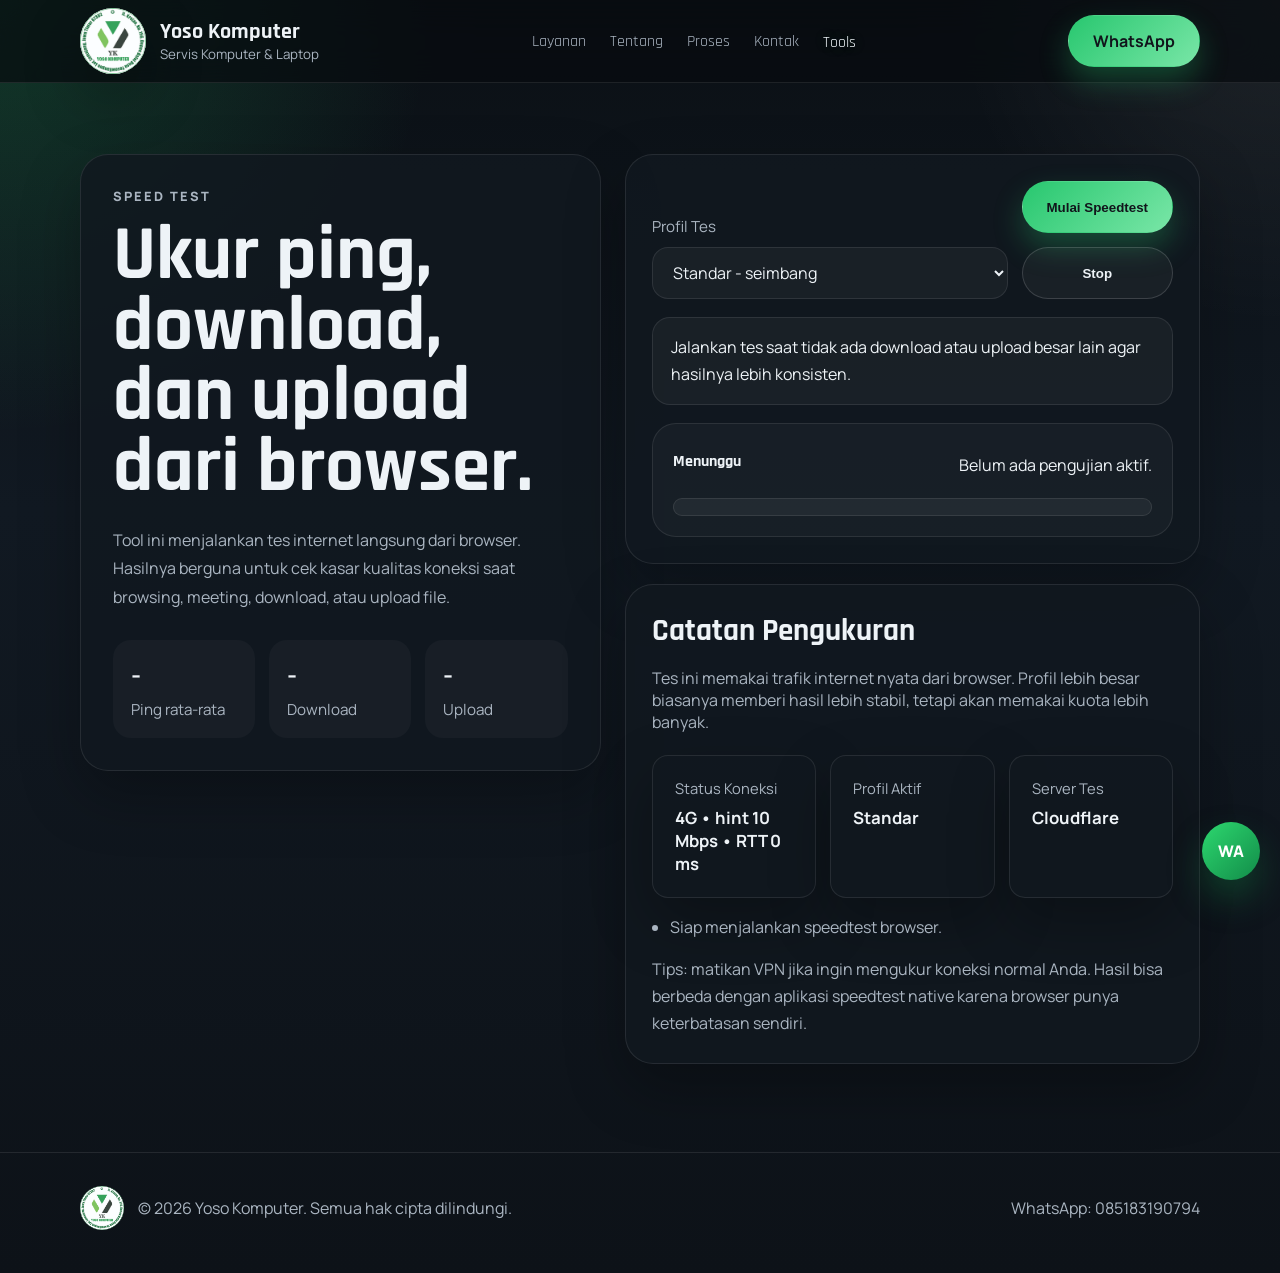
<file: test-speed/index.html>
<!DOCTYPE html>
<html lang="id">
  <head>
    <meta charset="UTF-8" />
    <meta name="viewport" content="width=device-width, initial-scale=1.0" />
    <title>Tes Kecepatan Internet | Yoso Komputer</title>
    <meta
      name="description"
      content="Tes kecepatan internet online dari browser untuk mengukur ping, download, dan upload secara praktis."
    />
    <link rel="icon" type="image/jpeg" href="../file/logo.jpg" />
    <link rel="preconnect" href="https://fonts.googleapis.com" />
    <link rel="preconnect" href="https://fonts.gstatic.com" crossorigin />
    <link
      href="https://fonts.googleapis.com/css2?family=Manrope:wght@400;500;600;700;800&family=Rajdhani:wght@500;600;700&display=swap"
      rel="stylesheet"
    />
    <link rel="stylesheet" href="../styles.css" />
  </head>
  <body>
    <div class="site-shell">
      <div data-shared-header data-asset-path=".." data-home-path="../index.html" data-active-nav="test-speed"></div>

      <main class="tester-shell">
        <section class="container tester-hero">
          <div class="tester-panel reveal">
            <p class="eyebrow">Speed Test</p>
            <h1>Ukur ping, download, dan upload dari browser.</h1>
            <p class="hero-text">
              Tool ini menjalankan tes internet langsung dari browser. Hasilnya berguna untuk cek kasar kualitas koneksi saat browsing, meeting, download, atau upload file.
            </p>

            <div class="tester-summary">
              <div class="tester-stat">
                <strong id="speed-ping">-</strong>
                <span>Ping rata-rata</span>
              </div>
              <div class="tester-stat">
                <strong id="speed-download">-</strong>
                <span>Download</span>
              </div>
              <div class="tester-stat">
                <strong id="speed-upload">-</strong>
                <span>Upload</span>
              </div>
            </div>
          </div>

          <div class="tester-stack">
            <article class="tester-card reveal">
              <div class="camera-toolbar">
                <div class="camera-select-wrap">
                  <label for="speed-profile">Profil Tes</label>
                  <select id="speed-profile" class="camera-select">
                    <option value="quick">Cepat - hemat kuota</option>
                    <option value="standard" selected>Standar - seimbang</option>
                    <option value="heavy">Berat - hasil lebih stabil</option>
                  </select>
                </div>
                <div class="camera-actions">
                  <button class="button button-primary" type="button" id="speed-start">Mulai Speedtest</button>
                  <button class="button button-secondary" type="button" id="speed-stop">Stop</button>
                </div>
              </div>

              <div class="camera-status" id="speed-status" data-state="idle">
                Jalankan tes saat tidak ada download atau upload besar lain agar hasilnya lebih konsisten.
              </div>

              <div class="speed-progress-card">
                <div class="speed-progress-head">
                  <strong id="speed-phase">Menunggu</strong>
                  <span id="speed-progress-text">Belum ada pengujian aktif.</span>
                </div>
                <div class="speed-progress-track" aria-hidden="true">
                  <div class="speed-progress-fill" id="speed-progress-fill"></div>
                </div>
              </div>
            </article>

            <article class="tester-card reveal">
              <h2>Catatan Pengukuran</h2>
              <p>Tes ini memakai trafik internet nyata dari browser. Profil lebih besar biasanya memberi hasil lebih stabil, tetapi akan memakai kuota lebih banyak.</p>
              <div class="camera-info-grid">
                <div class="contact-block">
                  <span>Status Koneksi</span>
                  <strong id="speed-connection-state">Mengecek...</strong>
                </div>
                <div class="contact-block">
                  <span>Profil Aktif</span>
                  <strong id="speed-profile-state">Standar</strong>
                </div>
                <div class="contact-block">
                  <span>Server Tes</span>
                  <strong id="speed-server-state">Cloudflare</strong>
                </div>
              </div>
              <ul class="tester-log" id="speed-log">
                <li>Siap menjalankan speedtest browser.</li>
              </ul>
              <p class="tester-hint">
                Tips: matikan VPN jika ingin mengukur koneksi normal Anda. Hasil bisa berbeda dengan aplikasi speedtest native karena browser punya keterbatasan sendiri.
              </p>
            </article>
          </div>
        </section>
      </main>

      <div data-shared-footer data-asset-path=".."></div>
    </div>

    <a class="floating-wa" href="https://wa.me/6285183190794" target="_blank" rel="noreferrer" aria-label="Hubungi WhatsApp">
      WA
    </a>

    <script src="../shared/header.js"></script>
    <script src="../shared/footer.js"></script>
    <script src="../script.js"></script>
    <script src="./script.js"></script>
  </body>
</html>
</file>
<file: styles.css>
:root {
  --bg: #0d1218;
  --bg-soft: #151d25;
  --panel: rgba(17, 24, 32, 0.84);
  --panel-strong: #1b2632;
  --text: #eef3f7;
  --muted: #aab5c1;
  --line: rgba(255, 255, 255, 0.09);
  --accent: #28c76f;
  --accent-soft: #9ef0bf;
  --surface: #f5f1e8;
  --shadow: 0 24px 60px rgba(0, 0, 0, 0.28);
  --radius: 24px;
  --radius-sm: 16px;
  --container: min(1120px, calc(100% - 32px));
  --header-height: 82px;
}

* {
  box-sizing: border-box;
}

html {
  scroll-behavior: smooth;
}

body {
  margin: 0;
  font-family: "Manrope", sans-serif;
  background:
    radial-gradient(circle at top left, rgba(40, 199, 111, 0.22), transparent 24%),
    radial-gradient(circle at top right, rgba(255, 255, 255, 0.08), transparent 18%),
    linear-gradient(180deg, #0b1015 0%, #111922 40%, #0d1218 100%);
  color: var(--text);
}

a {
  color: inherit;
  text-decoration: none;
}

.container {
  width: var(--container);
  margin: 0 auto;
}

.site-shell {
  overflow: clip;
  padding-top: var(--header-height);
}

.topbar {
  position: fixed;
  top: 0;
  left: 0;
  right: 0;
  z-index: 30;
  backdrop-filter: blur(18px);
  background: rgba(8, 12, 16, 0.72);
  border-bottom: 1px solid var(--line);
}

.topbar-inner {
  display: flex;
  align-items: center;
  justify-content: space-between;
  gap: 24px;
  min-height: 82px;
}

.brand {
  display: flex;
  align-items: center;
  gap: 14px;
  min-width: 0;
}

.brand-mark {
  display: block;
  width: 66px;
  height: 66px;
  min-width: 66px;
  min-height: 66px;
  flex: 0 0 66px;
  line-height: 0;
  border-radius: 50%;
  background: #ffffff;
  box-shadow: var(--shadow);
  overflow: hidden;
}

.brand-mark img {
  display: block;
  width: 100%;
  height: 100%;
  max-width: none;
  object-fit: cover;
}

.brand-copy {
  display: flex;
  flex-direction: column;
  line-height: 1;
}

.brand-copy strong,
.nav a,
.hero h1,
.section-head h2,
.service-card h3,
.about-copy h2,
.process-card h3,
.cta-box h2,
.contact-copy h2,
.contact-panel h3 {
  font-family: "Rajdhani", sans-serif;
}

.brand-copy strong {
  font-size: 1.4rem;
}

.brand-copy small {
  margin-top: 5px;
  color: var(--muted);
}

.nav {
  display: flex;
  align-items: center;
  gap: 24px;
}

.nav a,
.nav-parent {
  color: var(--muted);
  font-size: 1.02rem;
  transition: color 0.2s ease;
  font-family: "Rajdhani", sans-serif;
}

.nav-parent {
  border: 0;
  padding: 0;
  background: transparent;
  cursor: pointer;
}

.nav a.active,
.nav a:hover,
.nav-parent.active,
.nav-parent:hover {
  color: var(--text);
}

.nav a.active,
.nav-parent.active {
  text-shadow: 0 0 18px rgba(40, 199, 111, 0.3);
}

.nav-group {
  position: relative;
}

.nav-submenu {
  position: absolute;
  top: calc(100% + 14px);
  left: 50%;
  display: grid;
  gap: 8px;
  min-width: 190px;
  max-height: 420px;
  overflow-y: auto;
  padding: 12px;
  border: 1px solid var(--line);
  border-radius: 18px;
  background: rgba(12, 18, 24, 0.96);
  box-shadow: var(--shadow);
  opacity: 0;
  pointer-events: none;
  transform: translate(-50%, 10px);
  transition: opacity 0.2s ease, transform 0.2s ease;
}

.nav-submenu a {
  display: block;
  padding: 8px 12px;
  border-radius: 12px;
  color: var(--muted);
}

.nav-submenu a:hover,
.nav-submenu a.active {
  background: rgba(255, 255, 255, 0.05);
}

.nav-group.is-open .nav-submenu {
  opacity: 1;
  pointer-events: auto;
  transform: translate(-50%, 0);
}

.menu-toggle {
  display: none;
  border: 0;
  background: transparent;
  padding: 0;
}

.menu-toggle span {
  display: block;
  width: 28px;
  height: 3px;
  margin: 5px 0;
  border-radius: 999px;
  background: var(--text);
}

.button {
  display: inline-flex;
  align-items: center;
  justify-content: center;
  min-height: 52px;
  padding: 0 24px;
  border-radius: 999px;
  border: 1px solid transparent;
  font-weight: 700;
  transition: transform 0.2s ease, background 0.2s ease, border-color 0.2s ease;
}

.button:hover {
  transform: translateY(-2px);
}

.button-primary {
  background: linear-gradient(135deg, var(--accent), #79e6a7);
  color: #11151b;
  box-shadow: 0 14px 30px rgba(40, 199, 111, 0.3);
}

.button-secondary {
  border-color: rgba(255, 255, 255, 0.15);
  background: rgba(255, 255, 255, 0.04);
  color: var(--text);
}

.hero {
  position: relative;
  padding: 72px 0 54px;
}

.hero-bg {
  position: absolute;
  inset: 0;
  background:
    linear-gradient(120deg, rgba(40, 199, 111, 0.14), transparent 42%),
    linear-gradient(180deg, transparent, rgba(0, 0, 0, 0.12));
  pointer-events: none;
}

.hero-grid {
  position: relative;
  display: grid;
  grid-template-columns: 1.2fr 0.8fr;
  gap: 30px;
  align-items: center;
}

.eyebrow {
  margin: 0 0 16px;
  color: var(--accent-soft);
  text-transform: uppercase;
  letter-spacing: 0.16em;
  font-size: 0.8rem;
  font-weight: 800;
}

.hero h1 {
  margin: 0;
  font-size: clamp(3rem, 7vw, 5.7rem);
  line-height: 0.92;
  max-width: 12ch;
}

.hero-text,
.service-card p,
.about-copy p,
.process-card p,
.contact-panel p {
  color: var(--muted);
  line-height: 1.8;
}

.hero-text {
  max-width: 62ch;
  margin: 22px 0 0;
}

.hero-actions {
  display: flex;
  flex-wrap: wrap;
  gap: 14px;
  margin-top: 32px;
}

.hero-points {
  display: flex;
  flex-wrap: wrap;
  gap: 18px;
  margin: 28px 0 0;
  padding: 0;
  list-style: none;
  color: var(--muted);
}

.hero-points li::before {
  content: "+";
  color: var(--accent);
  font-weight: 800;
  margin-right: 8px;
}

.panel,
.service-card,
.process-card,
.contact-panel,
.stat-card,
.trust-item,
.cta-box,
.visual-card,
.contact-block {
  border: 1px solid var(--line);
  background: var(--panel);
  box-shadow: var(--shadow);
}

.panel {
  border-radius: 28px;
  padding: 28px;
}

.panel-badge,
.chip {
  display: inline-flex;
  padding: 8px 14px;
  border-radius: 999px;
  background: rgba(40, 199, 111, 0.12);
  color: var(--accent-soft);
  font-size: 0.82rem;
  font-weight: 800;
  letter-spacing: 0.08em;
  text-transform: uppercase;
}

.panel h2 {
  margin: 18px 0 22px;
  font-size: 2rem;
  line-height: 1;
  font-family: "Rajdhani", sans-serif;
}

.contact-list {
  display: grid;
  gap: 14px;
}

.contact-list a,
.contact-block {
  border-radius: 18px;
  padding: 18px;
}

.contact-list span,
.contact-block span {
  display: block;
  color: var(--muted);
  font-size: 0.92rem;
  margin-bottom: 8px;
}

.contact-list strong,
.contact-block strong,
.contact-block a {
  font-size: 1.05rem;
}

.panel-strip {
  display: grid;
  grid-template-columns: repeat(2, 1fr);
  gap: 12px;
  margin-top: 18px;
}

.panel-strip div {
  border-radius: 18px;
  padding: 16px;
  background: rgba(255, 255, 255, 0.03);
}

.panel-strip strong {
  display: block;
  margin-bottom: 8px;
}

.panel-strip span {
  color: var(--muted);
  font-size: 0.94rem;
}

.trust {
  padding: 18px 0 12px;
}

.trust-grid {
  display: grid;
  grid-template-columns: repeat(3, 1fr);
  gap: 20px;
}

.trust-item,
.service-card,
.process-card,
.stat-card,
.contact-block {
  border-radius: var(--radius-sm);
  padding: 22px;
}

.trust-item strong,
.service-icon,
.process-card strong {
  display: inline-flex;
  align-items: center;
  justify-content: center;
  width: 48px;
  height: 48px;
  border-radius: 14px;
  margin-bottom: 16px;
  background: linear-gradient(135deg, var(--accent), #78e5a7);
  color: #11161c;
  font-family: "Rajdhani", sans-serif;
  font-size: 1.15rem;
  font-weight: 700;
}

.trust-item span {
  display: block;
  color: var(--muted);
  line-height: 1.75;
}

.section {
  padding: 88px 0;
}

.section-head {
  max-width: 680px;
  margin-bottom: 30px;
}

.section-head h2,
.about-copy h2,
.cta-box h2,
.contact-copy h2 {
  margin: 0;
  font-size: clamp(2.2rem, 4vw, 4rem);
  line-height: 0.96;
}

.service-grid,
.process-grid {
  display: grid;
  grid-template-columns: repeat(4, 1fr);
  gap: 20px;
}

.service-card h3,
.process-card h3 {
  margin: 0 0 12px;
  font-size: 1.55rem;
}

.service-card p,
.process-card p {
  margin: 0;
}

.about-grid,
.contact-grid,
.cta-box {
  display: grid;
  grid-template-columns: 1fr 1fr;
  gap: 24px;
  align-items: center;
}

.about-visual {
  display: grid;
  gap: 20px;
}

.visual-card {
  border-radius: 30px;
  padding: 30px;
}

.visual-card.primary {
  min-height: 320px;
  display: flex;
  flex-direction: column;
  justify-content: flex-end;
  background:
    linear-gradient(160deg, rgba(40, 199, 111, 0.2), rgba(10, 15, 20, 0.8)),
    radial-gradient(circle at top, rgba(255, 255, 255, 0.15), transparent 30%);
}

.visual-card.primary h3 {
  margin: 16px 0 0;
  font-size: clamp(2rem, 4vw, 3.2rem);
  line-height: 0.98;
  font-family: "Rajdhani", sans-serif;
}

.visual-card.secondary p,
.contact-block p {
  margin: 0;
  color: var(--muted);
  line-height: 1.8;
}

.about-copy > p:last-of-type {
  margin-top: 18px;
}

.stat-grid {
  display: grid;
  grid-template-columns: repeat(2, 1fr);
  gap: 16px;
  margin-top: 26px;
}

.stat-card strong {
  display: block;
  margin-bottom: 10px;
  font-size: 1.1rem;
}

.stat-card span {
  color: var(--muted);
}

.cta-box {
  padding: 36px;
  border-radius: 32px;
  background:
    linear-gradient(135deg, rgba(40, 199, 111, 0.2), rgba(255, 255, 255, 0.03)),
    rgba(18, 25, 33, 0.92);
}

.cta-box .button {
  justify-self: end;
}

.contact-panel {
  border-radius: 28px;
  padding: 30px;
}

.contact-panel h3 {
  margin: 0 0 12px;
  font-size: 2rem;
}

.map-wrap {
  margin-top: 24px;
}

.map-card {
  border: 1px solid var(--line);
  border-radius: 28px;
  overflow: hidden;
  background: var(--panel);
  box-shadow: var(--shadow);
}

.map-card iframe {
  display: block;
  width: 100%;
  height: 420px;
  border: 0;
}

.full {
  width: 100%;
  margin-top: 12px;
}

.footer {
  padding: 28px 0 38px;
  border-top: 1px solid var(--line);
}

.footer-inner {
  display: flex;
  align-items: center;
  justify-content: space-between;
  gap: 18px;
  color: var(--muted);
}

.footer-brand {
  display: flex;
  align-items: center;
  gap: 14px;
}

.footer-brand img {
  width: 44px;
  height: 44px;
  border-radius: 50%;
  object-fit: cover;
  background: #fff;
}

.floating-wa {
  position: fixed;
  right: 20px;
  bottom: 20px;
  z-index: 40;
  display: grid;
  place-items: center;
  width: 58px;
  height: 58px;
  border-radius: 50%;
  background: linear-gradient(135deg, #2dd86f, #128c49);
  color: #fff;
  font-weight: 800;
  box-shadow: 0 18px 35px rgba(19, 140, 73, 0.35);
}

.reveal {
  opacity: 0;
  transform: translateY(24px);
  transition: opacity 0.65s ease, transform 0.65s ease;
}

.reveal.is-visible {
  opacity: 1;
  transform: translateY(0);
}

.tester-shell {
  padding: 72px 0 88px;
}

.tester-hero {
  display: grid;
  grid-template-columns: 0.95fr 1.05fr;
  gap: 24px;
  align-items: start;
}

.tester-panel,
.tester-card,
.key-cap {
  border: 1px solid var(--line);
  background: var(--panel);
  box-shadow: var(--shadow);
}

.tester-panel,
.tester-card {
  border-radius: 28px;
}

.tester-panel {
  padding: 32px;
}

.tester-panel h1,
.tester-card h2,
.key-cap {
  font-family: "Rajdhani", sans-serif;
}

.tester-panel h1 {
  margin: 0;
  font-size: clamp(2.8rem, 6vw, 5rem);
  line-height: 0.92;
}

.tester-panel p,
.tester-card p,
.tester-hint,
.tester-log li,
.key-cap small {
  color: var(--muted);
}

.camera-toolbar,
.camera-actions,
.camera-info-grid {
  display: grid;
  gap: 14px;
}

.camera-toolbar {
  grid-template-columns: 1fr auto;
  align-items: end;
}

.camera-actions {
  grid-template-columns: repeat(auto-fit, minmax(140px, 1fr));
}

.camera-select-wrap label {
  display: block;
  margin-bottom: 10px;
  color: var(--muted);
  font-size: 0.95rem;
}

.camera-select {
  width: 100%;
  min-height: 52px;
  border: 1px solid var(--line);
  border-radius: 16px;
  padding: 0 16px;
  background: rgba(255, 255, 255, 0.04);
  color: var(--text);
  font: inherit;
}

.camera-status {
  margin-top: 18px;
  padding: 16px 18px;
  border-radius: 18px;
  border: 1px solid var(--line);
  background: rgba(255, 255, 255, 0.04);
  line-height: 1.7;
}

.camera-status[data-state="success"] {
  border-color: rgba(40, 199, 111, 0.45);
  background: linear-gradient(135deg, rgba(40, 199, 111, 0.16), rgba(17, 24, 32, 0.92));
}

.camera-status[data-state="error"] {
  border-color: rgba(255, 107, 107, 0.45);
  background: linear-gradient(135deg, rgba(255, 107, 107, 0.16), rgba(17, 24, 32, 0.92));
}

.camera-status[data-state="pending"] {
  border-color: rgba(255, 209, 102, 0.4);
  background: linear-gradient(135deg, rgba(255, 209, 102, 0.12), rgba(17, 24, 32, 0.92));
}

.camera-stage {
  position: relative;
  margin-top: 18px;
  border-radius: 28px;
  overflow: hidden;
  border: 1px solid var(--line);
  background:
    radial-gradient(circle at top, rgba(40, 199, 111, 0.12), transparent 30%),
    #0c1218;
  aspect-ratio: 16 / 10;
}

.camera-stage video {
  display: block;
  width: 100%;
  height: 100%;
  object-fit: cover;
  background: #0b1015;
}

.camera-overlay {
  position: absolute;
  inset: 0;
  display: grid;
  place-items: center;
  align-content: center;
  gap: 10px;
  padding: 28px;
  text-align: center;
  background: linear-gradient(180deg, rgba(11, 16, 21, 0.16), rgba(11, 16, 21, 0.78));
}

.camera-overlay strong {
  font-family: "Rajdhani", sans-serif;
  font-size: 2rem;
}

.camera-overlay span {
  color: var(--muted);
  max-width: 38ch;
}

.camera-overlay.is-hidden {
  display: none;
}

.camera-info-grid {
  grid-template-columns: repeat(3, 1fr);
  margin-top: 22px;
}

.tester-range-group {
  margin-top: 18px;
}

.tester-range-label {
  display: block;
  margin-bottom: 10px;
  color: var(--muted);
  font-size: 0.95rem;
}

.tester-range-wrap {
  display: grid;
  grid-template-columns: 1fr auto;
  gap: 16px;
  align-items: center;
}

.tester-range-wrap input[type="range"] {
  width: 100%;
  accent-color: var(--accent);
}

.tester-range-wrap strong {
  font-family: "Rajdhani", sans-serif;
  font-size: 1.15rem;
}

.audio-stage,
.mic-stage {
  margin-top: 18px;
  border-radius: 28px;
  border: 1px solid var(--line);
  background:
    radial-gradient(circle at top, rgba(40, 199, 111, 0.16), transparent 34%),
    #0c1218;
  padding: 24px;
}

.audio-stage-head,
.mic-stage-head,
.tester-inline-actions,
.tester-compact-actions {
  display: flex;
  align-items: center;
  justify-content: space-between;
  gap: 16px;
  flex-wrap: wrap;
}

.audio-stage-head span,
.mic-stage-head span {
  color: var(--muted);
}

.audio-bars {
  display: grid;
  grid-template-columns: repeat(16, 1fr);
  gap: 10px;
  align-items: end;
  min-height: 180px;
  margin-top: 22px;
}

.audio-bar {
  height: 20%;
  border-radius: 999px;
  background: linear-gradient(180deg, rgba(255, 255, 255, 0.12), rgba(40, 199, 111, 0.26));
  transition: height 0.12s ease, background 0.2s ease, box-shadow 0.2s ease;
}

.audio-bar.is-active {
  background: linear-gradient(180deg, rgba(255, 209, 102, 0.88), rgba(40, 199, 111, 0.88));
  box-shadow: 0 0 18px rgba(40, 199, 111, 0.22);
}

.mic-meter-track {
  margin-top: 20px;
  height: 18px;
  border-radius: 999px;
  overflow: hidden;
  border: 1px solid var(--line);
  background: rgba(255, 255, 255, 0.05);
}

.mic-meter-fill {
  width: 0;
  height: 100%;
  border-radius: inherit;
  background: linear-gradient(90deg, #28c76f, #ffd166, #ff6b6b);
  transition: width 0.1s linear;
}

.mic-meter-grid {
  display: grid;
  grid-template-columns: repeat(12, 1fr);
  gap: 10px;
  align-items: end;
  min-height: 120px;
  margin-top: 20px;
}

.mic-meter-bar {
  height: 18%;
  border-radius: 16px 16px 4px 4px;
  background: rgba(255, 255, 255, 0.08);
  transition: transform 0.12s ease, background 0.16s ease, box-shadow 0.16s ease;
}

.mic-meter-bar.is-active {
  transform: translateY(-2px);
  background: linear-gradient(180deg, rgba(40, 199, 111, 0.92), rgba(255, 209, 102, 0.82));
  box-shadow: 0 0 16px rgba(40, 199, 111, 0.22);
}

.tester-inline-actions p {
  margin: 10px 0 0;
}

.tester-compact-actions {
  justify-content: flex-end;
}

.recorded-audio {
  display: none;
  width: 100%;
  margin-top: 22px;
}

.recorded-audio.is-ready {
  display: block;
}

.tester-section {
  margin-top: 18px;
}

.screen-palette,
.battery-badge-list,
.stress-control-grid,
.mouse-button-grid {
  display: grid;
  gap: 14px;
}

.screen-palette {
  grid-template-columns: repeat(auto-fit, minmax(140px, 1fr));
  margin-top: 22px;
}

.screen-palette-button {
  display: flex;
  align-items: center;
  gap: 12px;
  min-height: 56px;
  padding: 12px 14px;
  border: 1px solid var(--line);
  border-radius: 18px;
  background: rgba(255, 255, 255, 0.03);
  color: var(--text);
  text-align: left;
  cursor: pointer;
  transition: transform 0.2s ease, border-color 0.2s ease, background 0.2s ease;
}

.screen-palette-button:hover,
.screen-palette-button.active {
  transform: translateY(-2px);
  border-color: rgba(40, 199, 111, 0.45);
  background: rgba(255, 255, 255, 0.07);
}

.screen-palette-button strong {
  font-family: "Rajdhani", sans-serif;
  font-size: 1rem;
}

.screen-palette-swatch {
  display: inline-flex;
  width: 26px;
  height: 26px;
  border-radius: 50%;
  border: 2px solid rgba(255, 255, 255, 0.4);
  background: var(--swatch, #fff);
  box-shadow: inset 0 0 0 1px rgba(0, 0, 0, 0.08);
}

.screen-stage {
  --screen-color: #ffffff;
  position: relative;
  display: flex;
  align-items: flex-end;
  min-height: clamp(360px, 70vh, 760px);
  padding: 24px;
  border-radius: 28px;
  overflow: hidden;
  background: var(--screen-color);
  color: #101418;
}

.screen-stage[data-dark="true"] {
  color: #fff;
}

.screen-stage.is-grid::after {
  content: "";
  position: absolute;
  inset: 0;
  background-image:
    linear-gradient(rgba(0, 0, 0, 0.14) 1px, transparent 1px),
    linear-gradient(90deg, rgba(0, 0, 0, 0.14) 1px, transparent 1px);
  background-size: 24px 24px;
  pointer-events: none;
}

.screen-stage[data-dark="true"].is-grid::after {
  background-image:
    linear-gradient(rgba(255, 255, 255, 0.12) 1px, transparent 1px),
    linear-gradient(90deg, rgba(255, 255, 255, 0.12) 1px, transparent 1px);
}

.screen-stage-note {
  position: relative;
  z-index: 1;
  max-width: 40ch;
  padding: 16px 18px;
  border-radius: 18px;
  background: rgba(255, 255, 255, 0.26);
  backdrop-filter: blur(10px);
}

.screen-stage[data-dark="true"] .screen-stage-note {
  background: rgba(12, 18, 24, 0.34);
}

.screen-stage-note strong,
.speed-progress-head strong,
.cpu-worker-card strong {
  display: block;
  font-family: "Rajdhani", sans-serif;
}

.screen-stage-note span,
.speed-progress-head span {
  display: block;
  margin-top: 8px;
  line-height: 1.7;
}

.speed-progress-card {
  margin-top: 18px;
  padding: 20px;
  border: 1px solid var(--line);
  border-radius: 24px;
  background: rgba(255, 255, 255, 0.03);
}

.speed-progress-head {
  display: flex;
  align-items: center;
  justify-content: space-between;
  gap: 16px;
  flex-wrap: wrap;
}

.speed-progress-track {
  margin-top: 18px;
  height: 18px;
  border-radius: 999px;
  overflow: hidden;
  border: 1px solid var(--line);
  background: rgba(255, 255, 255, 0.05);
}

.speed-progress-fill {
  width: 0;
  height: 100%;
  border-radius: inherit;
  background: linear-gradient(90deg, #28c76f, #ffd166, #ff6b6b);
  transition: width 0.18s ease;
}

.mouse-pad {
  position: relative;
  min-height: 360px;
  margin-top: 18px;
  border-radius: 28px;
  overflow: hidden;
  border: 1px solid var(--line);
  background:
    linear-gradient(rgba(255, 255, 255, 0.03) 1px, transparent 1px),
    linear-gradient(90deg, rgba(255, 255, 255, 0.03) 1px, transparent 1px),
    #0c1218;
  background-size: 34px 34px;
}

.mouse-pad-canvas {
  position: absolute;
  inset: 0;
  width: 100%;
  height: 100%;
}

.mouse-pad-target {
  position: absolute;
  inset: 0;
  display: grid;
  place-items: center;
  align-content: center;
  gap: 10px;
  padding: 28px;
  text-align: center;
  pointer-events: none;
}

.mouse-pad-target span {
  color: var(--muted);
  max-width: 42ch;
}

.mouse-button-grid {
  grid-template-columns: repeat(2, 1fr);
}

.mouse-button-state,
.battery-badge,
.cpu-worker-card {
  border: 1px solid var(--line);
  border-radius: 18px;
  background: rgba(255, 255, 255, 0.03);
}

.mouse-button-state {
  padding: 16px 18px;
  font-family: "Rajdhani", sans-serif;
  font-size: 1rem;
  font-weight: 700;
  text-align: center;
  transition: transform 0.18s ease, border-color 0.18s ease, background 0.18s ease;
}

.mouse-button-state.is-active {
  transform: translateY(-2px);
  border-color: rgba(40, 199, 111, 0.45);
  background: linear-gradient(135deg, rgba(40, 199, 111, 0.22), rgba(255, 255, 255, 0.04));
}

.battery-badge-list {
  grid-template-columns: repeat(2, 1fr);
  margin-top: 22px;
}

.battery-badge {
  padding: 18px;
}

.battery-badge span,
.battery-badge strong {
  display: block;
}

.battery-badge span {
  color: var(--muted);
  font-size: 0.92rem;
}

.battery-badge strong {
  margin-top: 8px;
  font-family: "Rajdhani", sans-serif;
  font-size: 1.05rem;
}

.stress-control-grid {
  grid-template-columns: repeat(2, 1fr);
}

.stress-control label {
  display: block;
  margin-bottom: 10px;
  color: var(--muted);
  font-size: 0.95rem;
}

.cpu-worker-grid {
  display: grid;
  grid-template-columns: repeat(auto-fit, minmax(140px, 1fr));
  gap: 14px;
  margin-top: 18px;
}

.cpu-worker-card {
  padding: 18px;
  transition: transform 0.16s ease, border-color 0.16s ease, background 0.16s ease;
}

.cpu-worker-card span {
  display: block;
  margin-top: 8px;
  color: var(--muted);
  font-size: 0.92rem;
}

.cpu-worker-card.is-busy {
  transform: translateY(-2px);
  border-color: rgba(255, 209, 102, 0.45);
  background: linear-gradient(135deg, rgba(255, 209, 102, 0.18), rgba(255, 255, 255, 0.04));
}

.gpu-stage {
  position: relative;
  margin-top: 18px;
  min-height: 420px;
  border-radius: 28px;
  overflow: hidden;
  border: 1px solid var(--line);
  background:
    radial-gradient(circle at top, rgba(255, 209, 102, 0.14), transparent 30%),
    #05090d;
}

.gpu-stage canvas {
  display: block;
  width: 100%;
  height: 420px;
}

.camera-privacy {
  margin-top: 18px;
}

.tester-summary {
  display: grid;
  grid-template-columns: repeat(3, 1fr);
  gap: 14px;
  margin-top: 28px;
}

.tester-stat {
  border-radius: 18px;
  padding: 18px;
  background: rgba(255, 255, 255, 0.03);
}

.tester-stat strong,
.tester-stat span {
  display: block;
}

.tester-stat strong {
  font-size: 1.5rem;
}

.tester-stat span {
  margin-top: 8px;
  font-size: 0.95rem;
  color: var(--muted);
}

.tester-stack {
  display: grid;
  gap: 20px;
}

.tester-card {
  padding: 26px;
}

.tester-card h2 {
  margin: 0 0 10px;
  font-size: 1.95rem;
}

.tester-tools {
  display: flex;
  align-items: center;
  justify-content: space-between;
  gap: 16px;
  flex-wrap: wrap;
}

.tester-modes {
  display: inline-flex;
  gap: 10px;
}

.tester-reset {
  min-height: 44px;
  padding: 0 18px;
  border: 1px solid rgba(255, 255, 255, 0.12);
  border-radius: 999px;
  background: rgba(255, 255, 255, 0.04);
  color: var(--text);
  font-family: "Rajdhani", sans-serif;
  font-size: 1rem;
  font-weight: 700;
  cursor: pointer;
  transition: transform 0.2s ease, border-color 0.2s ease, background 0.2s ease;
}

.tester-reset:hover {
  transform: translateY(-2px);
  border-color: rgba(40, 199, 111, 0.45);
  background: rgba(255, 255, 255, 0.08);
}

.tester-tab {
  border: 1px solid var(--line);
  border-radius: 999px;
  padding: 10px 16px;
  background: rgba(255, 255, 255, 0.03);
  color: var(--muted);
  font-family: "Rajdhani", sans-serif;
  font-size: 1rem;
  font-weight: 700;
  cursor: pointer;
}

.tester-tab.active {
  background: linear-gradient(135deg, rgba(40, 199, 111, 0.2), rgba(255, 255, 255, 0.06));
  color: var(--text);
  border-color: rgba(40, 199, 111, 0.45);
}

.tester-screen {
  margin-top: 22px;
  border-radius: 24px;
  padding: 18px;
  border: 1px solid var(--line);
  background: linear-gradient(180deg, rgba(255, 255, 255, 0.05), rgba(10, 15, 20, 0.45));
}

.tester-screen-stream {
  display: flex;
  flex-wrap: wrap;
  gap: 10px;
  min-height: 46px;
}

.tester-screen-stream span {
  display: inline-flex;
  align-items: center;
  min-height: 40px;
  padding: 0 14px;
  border-radius: 999px;
  background: rgba(255, 255, 255, 0.06);
  color: var(--text);
  font-family: "Rajdhani", sans-serif;
  font-size: 1rem;
  font-weight: 700;
}

.tester-output {
  display: grid;
  grid-template-columns: repeat(3, 1fr);
  gap: 12px;
  margin-top: 22px;
}

.tester-output .contact-block {
  padding: 18px;
}

.tester-output code {
  font-size: 1rem;
  color: var(--accent-soft);
}

.tester-hint {
  margin: 18px 0 0;
  line-height: 1.7;
}

.tester-log {
  margin: 18px 0 0;
  padding-left: 18px;
}

.tester-log li + li {
  margin-top: 10px;
}

.bios-shell .tester-card code,
.bios-answer code {
  color: var(--accent-soft);
  font-family: "Rajdhani", sans-serif;
  font-size: 0.98rem;
}

.bios-form {
  display: grid;
  gap: 14px;
  margin-top: 18px;
}

.bios-input {
  width: 100%;
  min-height: 56px;
  border: 1px solid var(--line);
  border-radius: 18px;
  padding: 0 18px;
  background: rgba(255, 255, 255, 0.04);
  color: var(--text);
  font: inherit;
}

.bios-input:focus {
  outline: 2px solid rgba(40, 199, 111, 0.35);
  outline-offset: 2px;
}

.bios-submit {
  justify-self: start;
}

.bios-result-title {
  margin: 18px 0 10px;
  font-family: "Rajdhani", sans-serif;
  font-size: 1.35rem;
}

.bios-answer {
  display: grid;
  gap: 12px;
  margin-top: 12px;
}

.bios-answer:empty::before {
  content: "Belum ada hasil. Masukkan kode BIOS untuk mulai generate password.";
  display: block;
  padding: 18px;
  border: 1px dashed rgba(255, 255, 255, 0.14);
  border-radius: 18px;
  color: var(--muted);
  line-height: 1.7;
}

.bios-answer .alert,
.bios-answer .alert-success,
.bios-answer .alert-warning,
.bios-answer .alert-danger,
.bios-answer .alert-info {
  padding: 16px 18px;
  border-radius: 18px;
  border: 1px solid var(--line);
  background: rgba(255, 255, 255, 0.04);
}

.bios-answer ul,
.bios-answer ol {
  margin: 10px 0 0;
  padding-left: 18px;
}

.bios-answer li + li {
  margin-top: 8px;
}

.bios-answer .answer_table {
  width: 100%;
  border-collapse: collapse;
  overflow: hidden;
  border: 1px solid var(--line);
  border-radius: 18px;
  background: rgba(255, 255, 255, 0.03);
}

.bios-answer .answer_table td,
.bios-answer .answer_table th {
  padding: 14px 16px;
  border-bottom: 1px solid var(--line);
  text-align: left;
  vertical-align: top;
}

.bios-answer .answer_table tr:last-child td {
  border-bottom: 0;
}

.bios-note strong {
  color: var(--text);
}

.bios-table-wrap {
  margin-top: 20px;
  overflow-x: auto;
  border: 1px solid var(--line);
  border-radius: 22px;
  background: rgba(255, 255, 255, 0.03);
}

.bios-table {
  width: 100%;
  min-width: 720px;
  border-collapse: collapse;
}

.bios-table th,
.bios-table td {
  padding: 16px 18px;
  border-bottom: 1px solid var(--line);
  text-align: left;
  vertical-align: top;
}

.bios-table th {
  font-family: "Rajdhani", sans-serif;
  font-size: 1.02rem;
  color: var(--text);
  background: rgba(255, 255, 255, 0.04);
}

.bios-table td {
  color: var(--muted);
  line-height: 1.7;
}

.bios-table tbody tr:last-child td {
  border-bottom: 0;
}

.keyboard-stage {
  margin-top: 18px;
}

.keyboard-grid {
  display: grid;
  gap: 8px;
  width: max-content;
  min-width: 100%;
}

.keyboard-row {
  display: flex;
  flex-wrap: nowrap;
  gap: 8px;
  align-items: flex-end;
}

.key-cap {
  position: relative;
  display: flex;
  flex-direction: column;
  align-items: flex-start;
  justify-content: space-between;
  flex: 0 0 var(--key-width, 48px);
  width: var(--key-width, 48px);
  min-height: 50px;
  padding: 9px 11px;
  border-radius: 18px;
  transition: transform 0.15s ease, border-color 0.15s ease, background 0.15s ease;
  font-size: 1.05rem;
  line-height: 1;
  overflow: hidden;
}

.key-cap span,
.key-cap small {
  display: block;
  max-width: 100%;
  white-space: nowrap;
  overflow: hidden;
  text-overflow: ellipsis;
}

.key-cap span {
  font-weight: 700;
}

.key-cap.modifier span {
  font-size: 0.76rem;
  letter-spacing: 0.01em;
}

.key-cap.modifier small {
  font-size: 0.56rem;
  letter-spacing: 0.03em;
}

.key-cap.tight-label span {
  font-size: 0.68rem;
}

.key-cap.icon-key {
  align-items: center;
  justify-content: center;
}

.key-cap.icon-key span {
  display: inline-flex;
  align-items: center;
  justify-content: center;
}

.key-cap.icon-key small {
  align-self: center;
}

.key-icon {
  width: 18px;
  height: 18px;
  fill: currentColor;
}

.arrow-cluster {
  display: inline-grid;
  grid-template-columns: repeat(3, 48px);
  grid-template-areas:
    ". up ."
    "left down right";
  gap: 8px;
  margin-left: 8px;
  align-self: flex-end;
}

.arrow-cluster .key-cap {
  width: 48px;
}

.arrow-up {
  grid-area: up;
}

.arrow-left {
  grid-area: left;
}

.arrow-down {
  grid-area: down;
}

.arrow-right {
  grid-area: right;
}

.key-cap small {
  margin-top: 6px;
  align-self: flex-end;
  font-size: 0.72rem;
  text-transform: uppercase;
  letter-spacing: 0.08em;
}

.key-cap:not([class*="span-"]) small {
  display: none;
}

.key-cap.is-pressed {
  transform: translateY(-2px);
  border-color: rgba(255, 107, 107, 0.72);
  background: linear-gradient(135deg, rgba(255, 107, 107, 0.34), rgba(17, 24, 32, 0.96));
  color: #fff;
}

.key-cap.is-active {
  border-color: rgba(40, 199, 111, 0.45);
  background: linear-gradient(135deg, rgba(40, 199, 111, 0.28), rgba(17, 24, 32, 0.96));
  box-shadow: 0 0 0 1px rgba(40, 199, 111, 0.2), var(--shadow);
}

.span-2 {
  --key-width: 62px;
}

.span-3 {
  --key-width: 96px;
}

.span-4 {
  --key-width: 134px;
}

.span-5 {
  --key-width: 168px;
}

.span-6 {
  --key-width: 208px;
}

.span-7 {
  --key-width: 242px;
}

.span-8 {
  --key-width: 274px;
}

.span-10 {
  --key-width: 388px;
}

.span-12 {
  --key-width: 468px;
}

.span-13 {
  --key-width: 508px;
}

@media (max-width: 1080px) {
  .hero-grid,
  .about-grid,
  .contact-grid,
  .cta-box,
  .service-grid,
  .process-grid,
  .trust-grid,
  .tester-hero,
  .camera-toolbar {
    grid-template-columns: 1fr 1fr;
  }

  .hero h1 {
    max-width: 100%;
  }
}

@media (max-width: 760px) {
  :root {
    --header-height: 108px;
  }

  .topbar-inner {
    flex-wrap: wrap;
    padding: 14px 0;
    min-height: auto;
  }

  .menu-toggle {
    display: block;
    margin-left: auto;
  }

  .desktop-cta {
    display: none;
  }

  .nav {
    display: none;
    width: 100%;
    flex-direction: column;
    align-items: flex-start;
    gap: 16px;
    padding: 12px 0 2px;
  }

  .nav.is-open {
    display: flex;
  }

  .nav-group {
    width: 100%;
  }

  .nav-parent {
    display: flex;
    align-items: center;
    justify-content: space-between;
    width: 100%;
    text-align: left;
  }

  .nav-parent::after {
    content: "+";
    font-size: 1.2rem;
    line-height: 1;
    color: var(--accent-soft);
  }

  .nav-group.is-open .nav-parent::after {
    content: "-";
  }

  .nav-submenu {
    display: none;
    position: static;
    left: auto;
    width: 100%;
    min-width: 0;
    margin-top: 10px;
    transform: none;
    max-height: 0;
    overflow: hidden;
    padding: 0 12px;
    border-width: 0;
    background: rgba(255, 255, 255, 0.03);
    box-shadow: none;
    transition:
      opacity 0.2s ease,
      max-height 0.2s ease,
      padding 0.2s ease,
      border-width 0.2s ease;
  }

  .nav-group.is-open .nav-submenu {
    display: flex;
    flex-direction: column;
    gap: 8px;
    opacity: 1;
    pointer-events: auto;
    transform: none;
    left: auto;
    max-height: none;
    overflow: visible;
    padding: 12px;
    border-width: 1px;
  }

  .nav-submenu,
  .nav-submenu * {
    color: var(--text) !important;
    -webkit-text-fill-color: var(--text) !important;
    text-shadow: none !important;
  }

  .nav-submenu a {
    display: block;
    width: 100%;
    min-height: 44px;
    padding: 10px 12px;
    color: var(--text) !important;
    font-size: 1rem;
    font-weight: 600;
    line-height: 1.5;
    position: relative;
    z-index: 1;
    opacity: 1;
    visibility: visible;
    -webkit-text-fill-color: var(--text) !important;
    text-shadow: none !important;
  }

  .hero,
  .section {
    padding: 68px 0;
  }

  .hero-grid,
  .about-grid,
  .contact-grid,
  .cta-box,
  .service-grid,
  .process-grid,
  .trust-grid,
  .panel-strip,
  .stat-grid,
  .footer-inner,
  .tester-hero,
  .tester-summary,
  .tester-output,
  .camera-toolbar,
  .camera-actions,
  .camera-info-grid,
  .tester-range-wrap,
  .battery-badge-list,
  .stress-control-grid,
  .mouse-button-grid {
    grid-template-columns: 1fr;
  }

  .map-card iframe {
    height: 340px;
  }

  .keyboard-row {
    gap: 8px;
  }

  .key-cap {
    flex-basis: var(--key-width, 44px);
    width: var(--key-width, 44px);
    min-height: 52px;
    padding: 10px;
    font-size: 0.92rem;
  }

  .key-cap small {
    font-size: 0.64rem;
  }

  .key-cap.modifier span {
    font-size: 0.72rem;
  }

  .keyboard-stage .tester-card {
    overflow-x: auto;
  }

  .keyboard-grid {
    min-width: 860px;
  }

  .cta-box .button {
    justify-self: start;
  }

  .audio-bars {
    gap: 8px;
  }

  .mic-meter-grid {
    gap: 8px;
  }

  .speed-progress-head,
  .tester-inline-actions,
  .tester-compact-actions {
    align-items: flex-start;
  }

  .gpu-stage,
  .gpu-stage canvas {
    min-height: 300px;
    height: 300px;
  }

  .footer-inner {
    display: grid;
  }

  .hero h1,
  .section-head h2,
  .about-copy h2,
  .cta-box h2,
  .contact-copy h2 {
    line-height: 1;
  }
}
</file>
